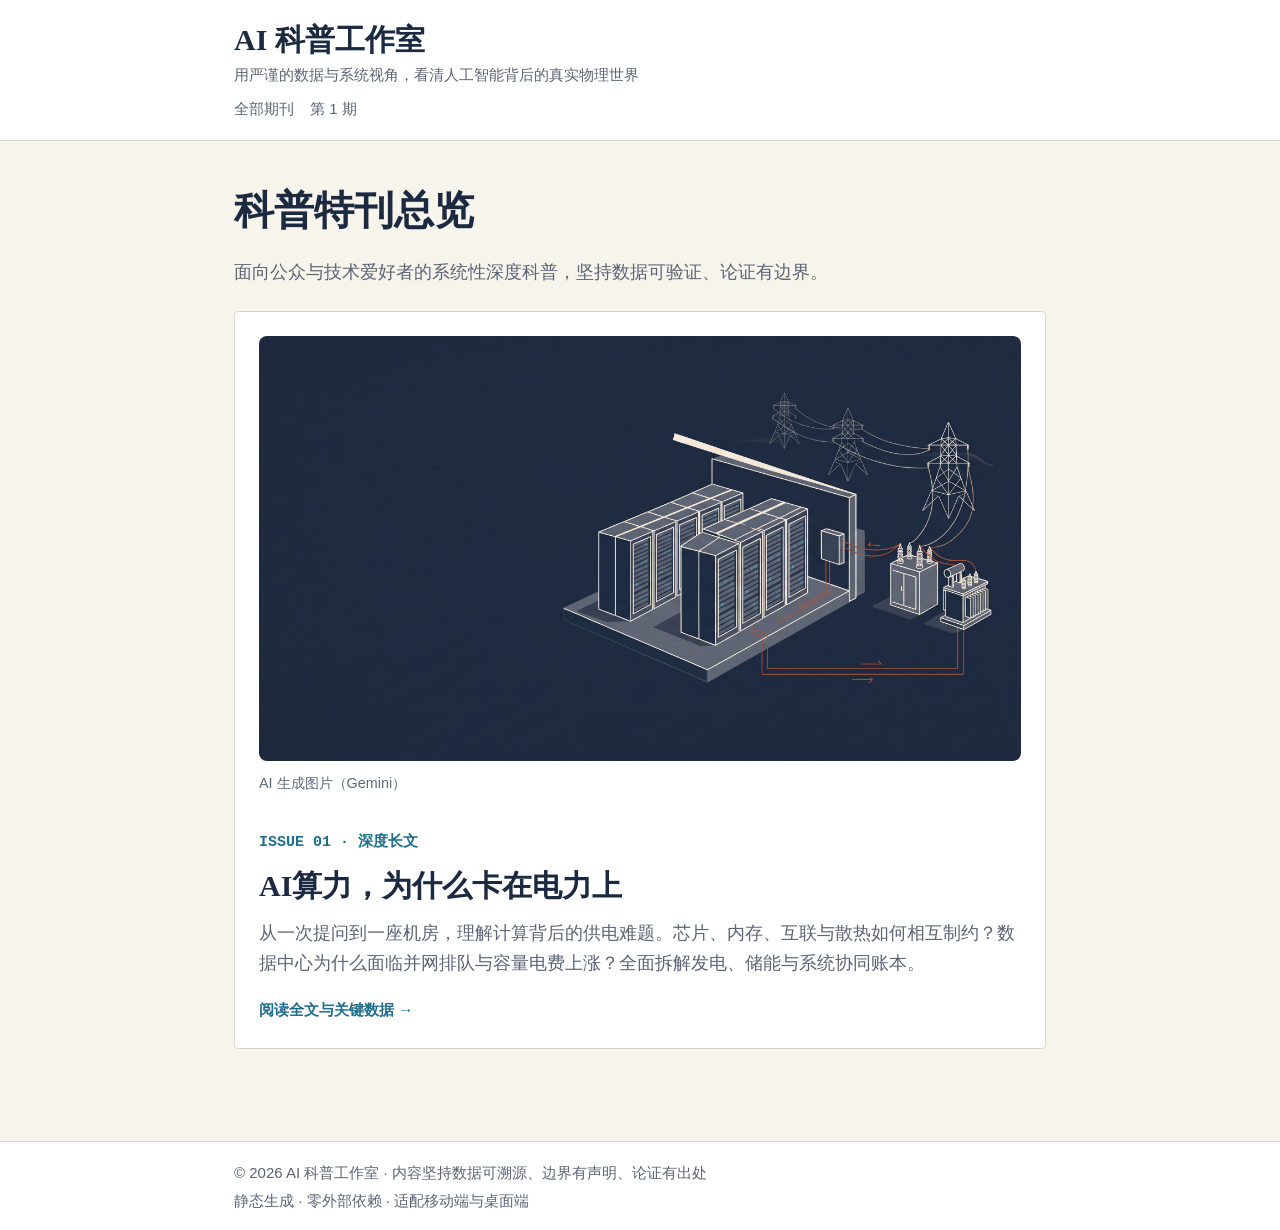
<file: docs/index.html>
<!DOCTYPE html>
<html lang="zh-CN">
<head>
  <meta charset="UTF-8">
  <meta name="viewport" content="width=device-width, initial-scale=1.0">
  <title>科普特刊列表 - AI 科普工作室</title>
  <link rel="stylesheet" href="./static/css/tokens.css">
  <link rel="stylesheet" href="./static/css/site.css">
</head>
<body>
  <header class="site-header">
    <div class="header-container">
      <a href="./index.html" class="site-title">AI 科普工作室</a>
      <p class="site-subtitle">用严谨的数据与系统视角，看清人工智能背后的真实物理世界</p>
      <nav class="nav-links">
        <a href="./index.html">全部期刊</a>
        <a href="./issue01/index.html">第 1 期</a>
      </nav>
    </div>
  </header>

  <main class="main-content">
    <div class="content-container">
      <div class="index-container">
  <h1 class="page-title">科普特刊总览</h1>
  <p class="issue-summary">面向公众与技术爱好者的系统性深度科普，坚持数据可验证、论证有边界。</p>

  <div class="issue-card">
    <figure class="cover">
      <img src="./static/img/issue01-cover.jpg" alt="第 1 期封面插画">
      <figcaption>AI 生成图片（Gemini）</figcaption>
    </figure>
    <span class="issue-tag">ISSUE 01 · 深度长文</span>
    <h2 class="issue-title">
      <a href="./issue01/index.html">AI算力，为什么卡在电力上</a>
    </h2>
    <p class="issue-summary">
      从一次提问到一座机房，理解计算背后的供电难题。芯片、内存、互联与散热如何相互制约？数据中心为什么面临并网排队与容量电费上涨？全面拆解发电、储能与系统协同账本。
    </p>
    <a href="./issue01/index.html" class="issue-link-btn">阅读全文与关键数据 →</a>
  </div>
</div>

    </div>
  </main>

  <footer class="site-footer">
    <div class="footer-container">
      <p class="footer-copy">© 2026 AI 科普工作室 · 内容坚持数据可溯源、边界有声明、论证有出处</p>
      <p>静态生成 · 零外部依赖 · 适配移动端与桌面端</p>
    </div>
  </footer>
</body>
</html>
</file>
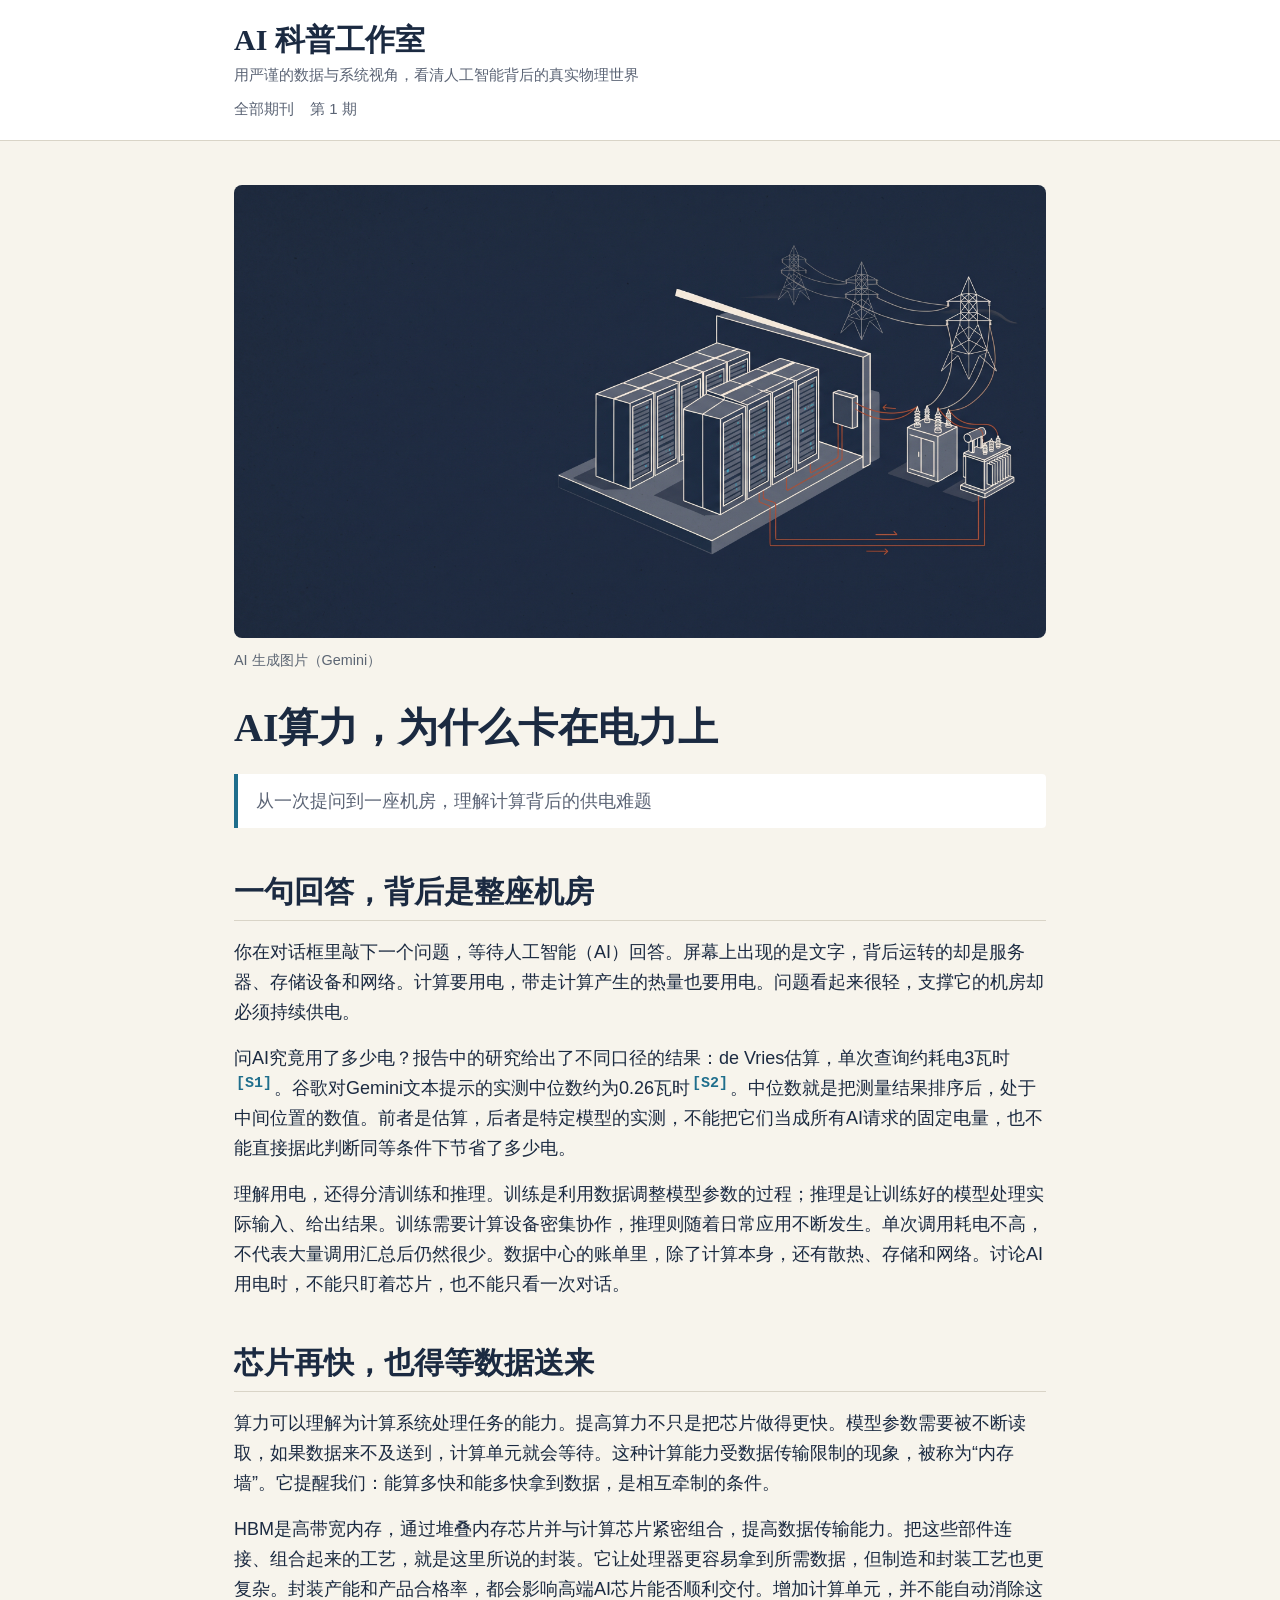
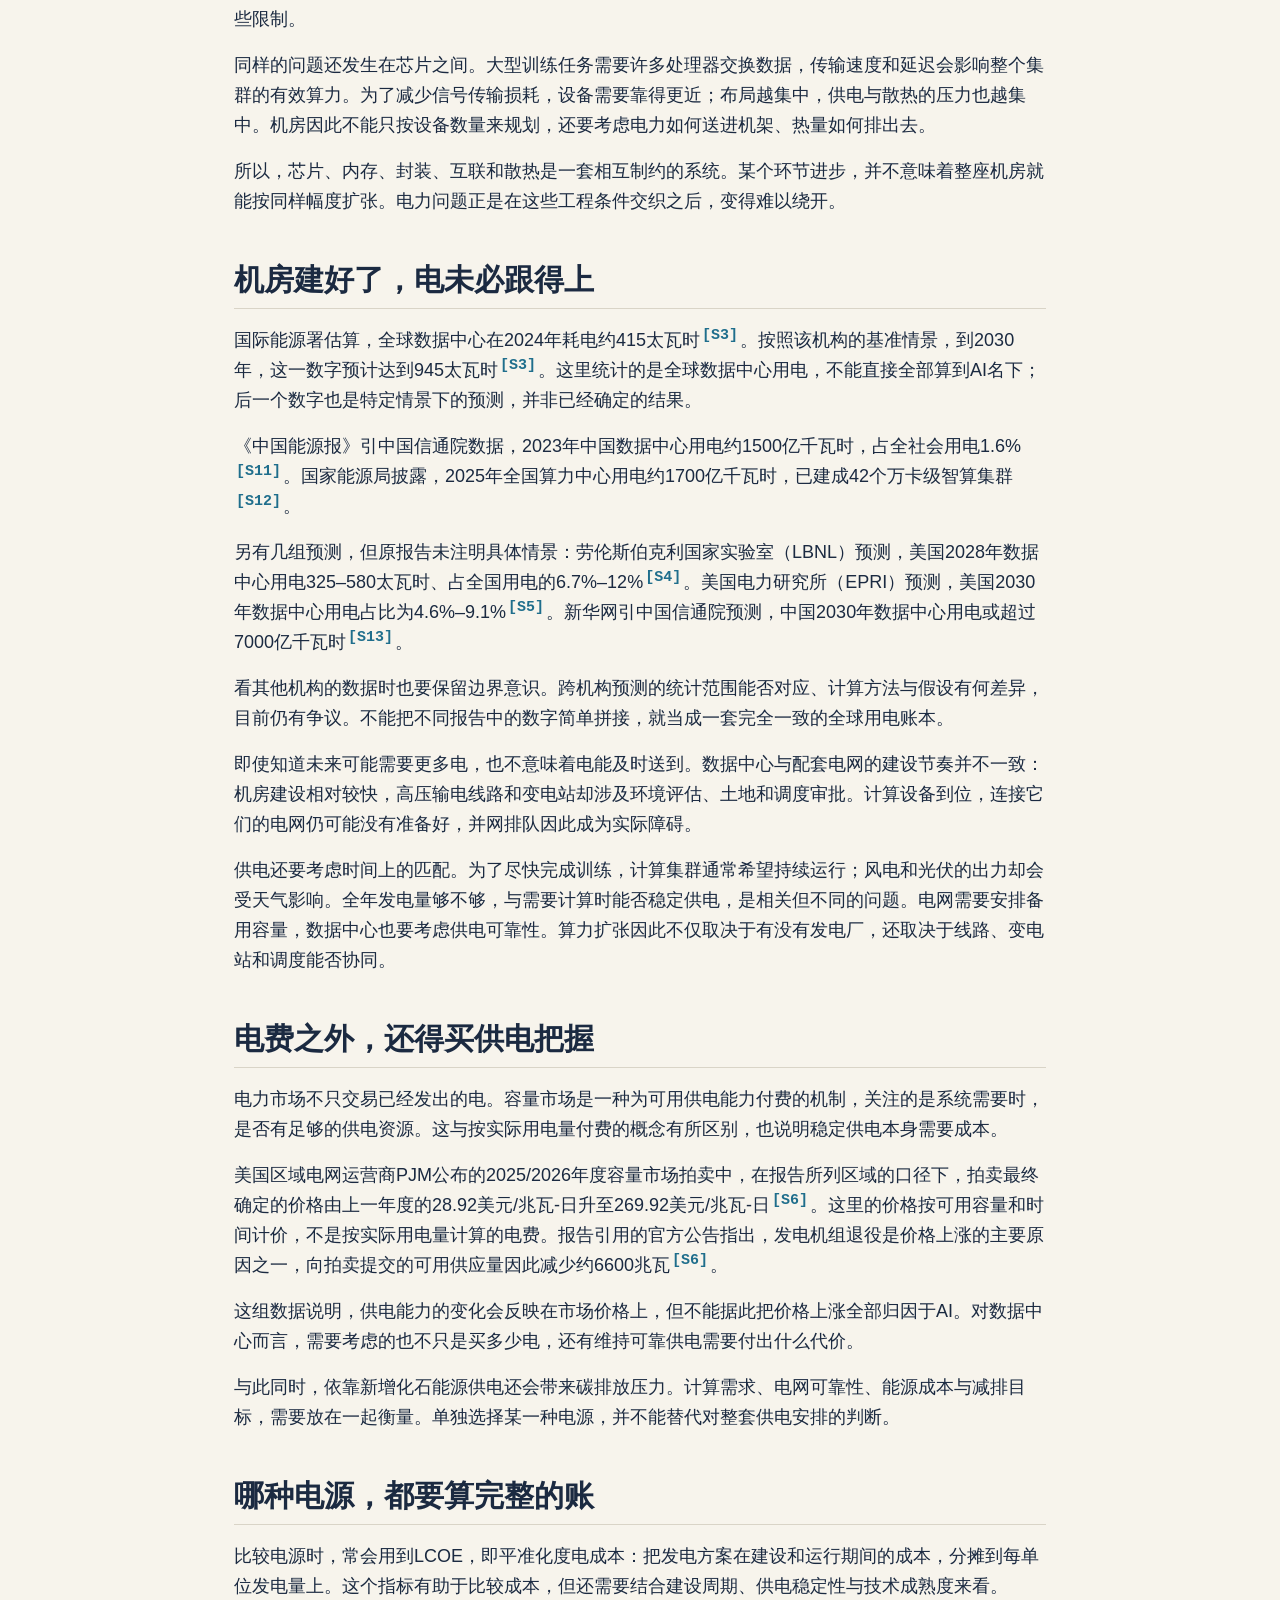
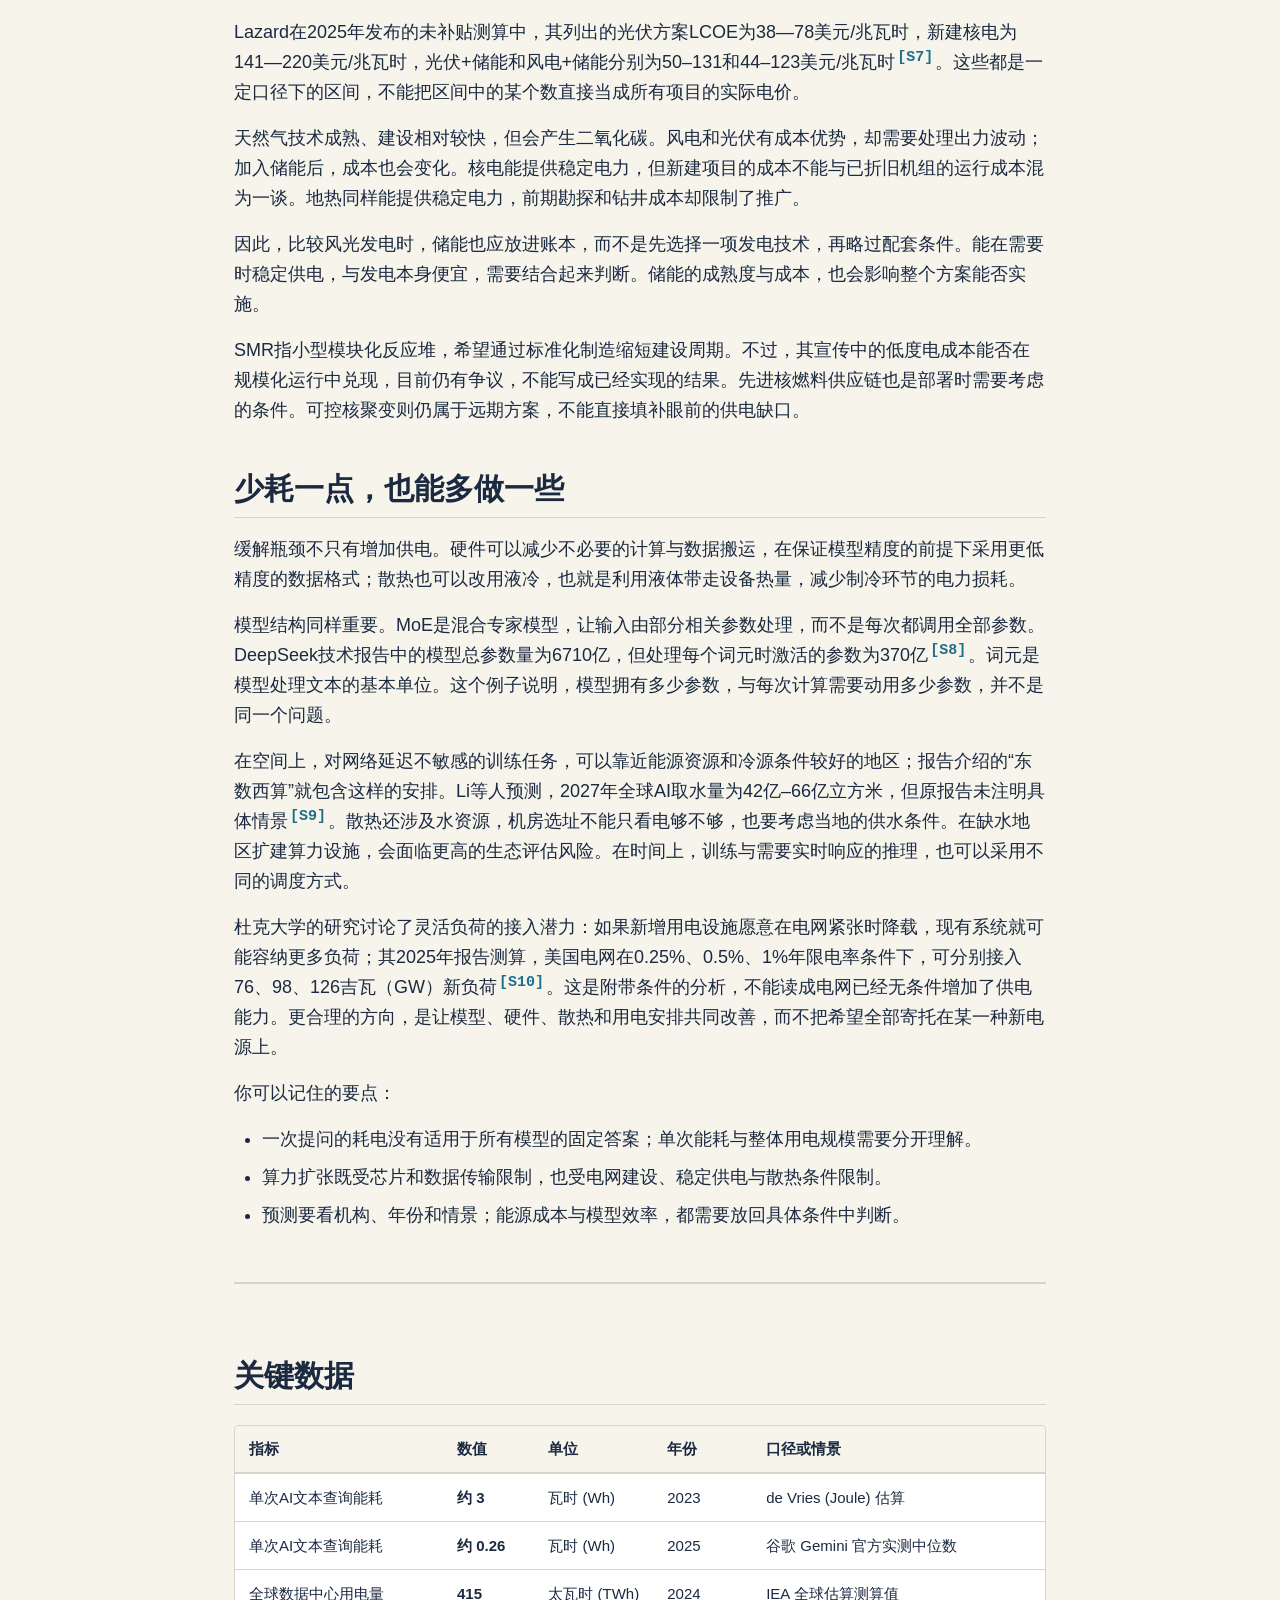
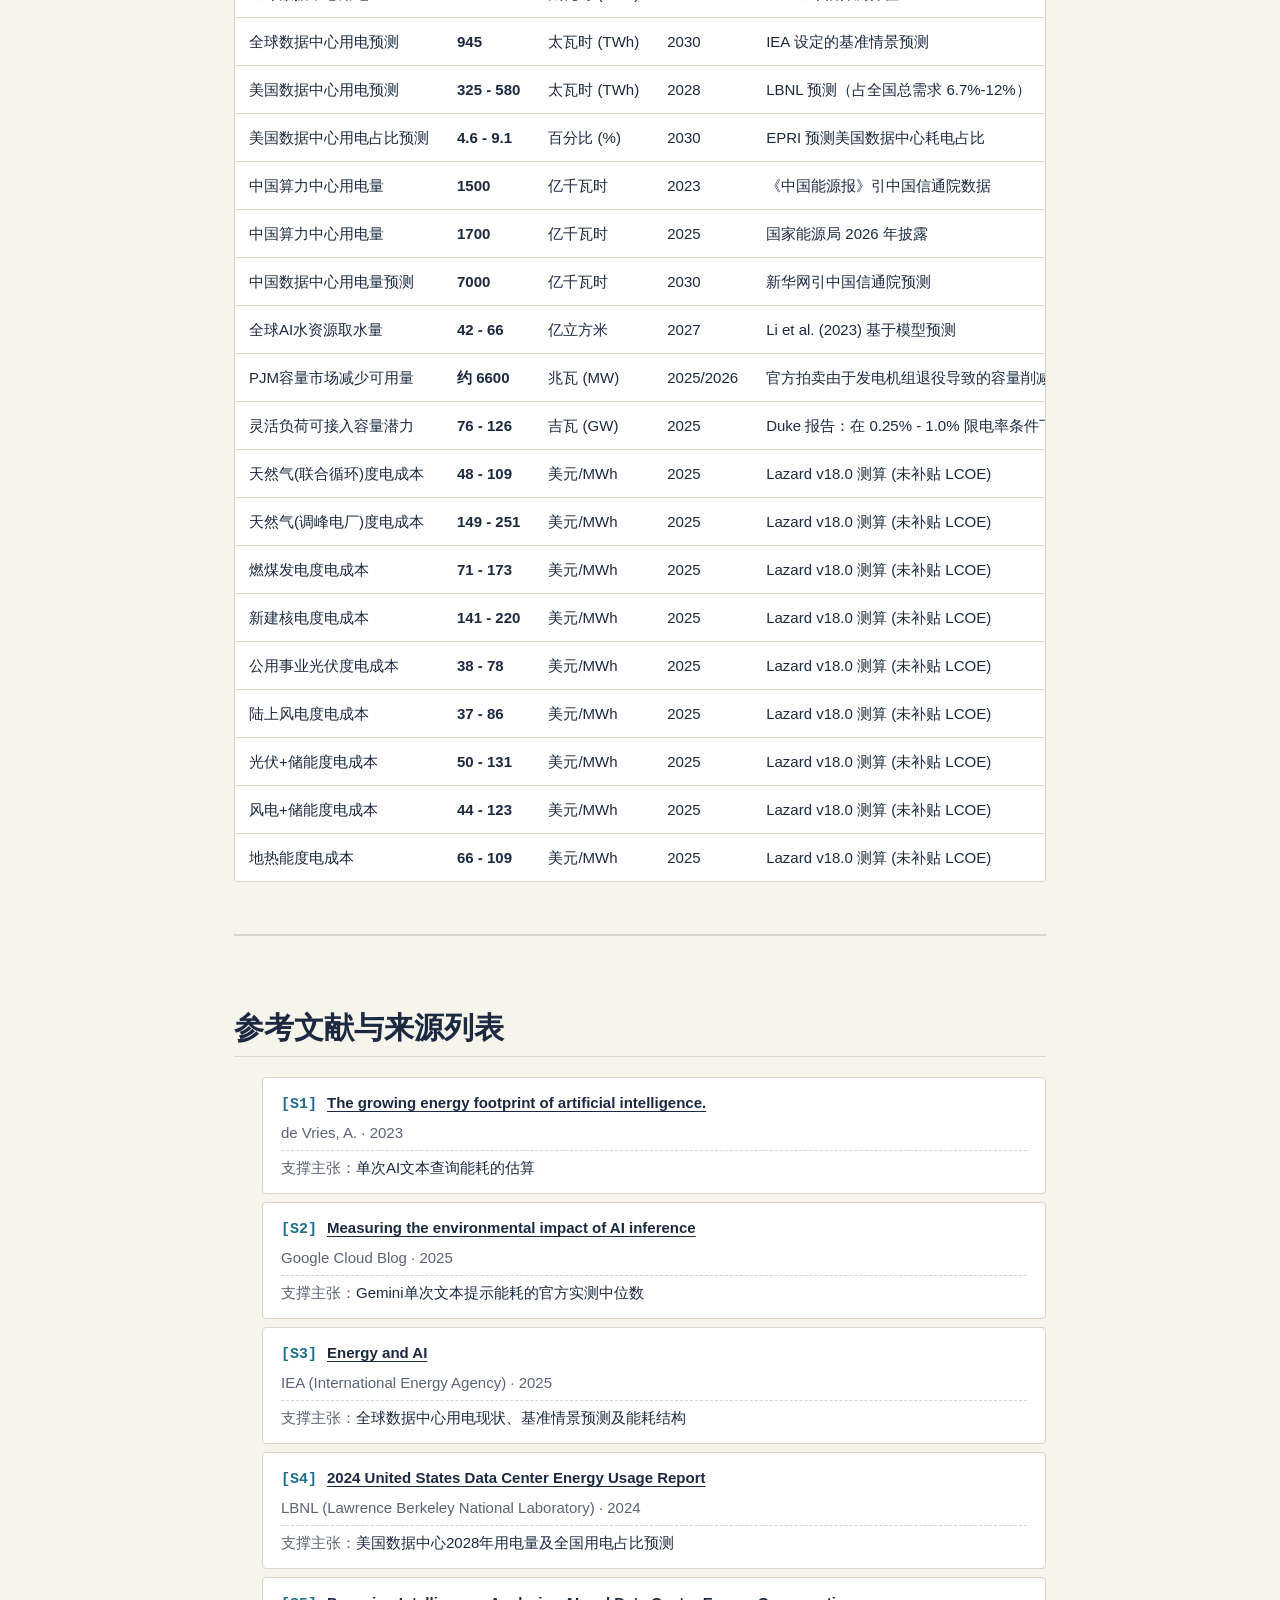
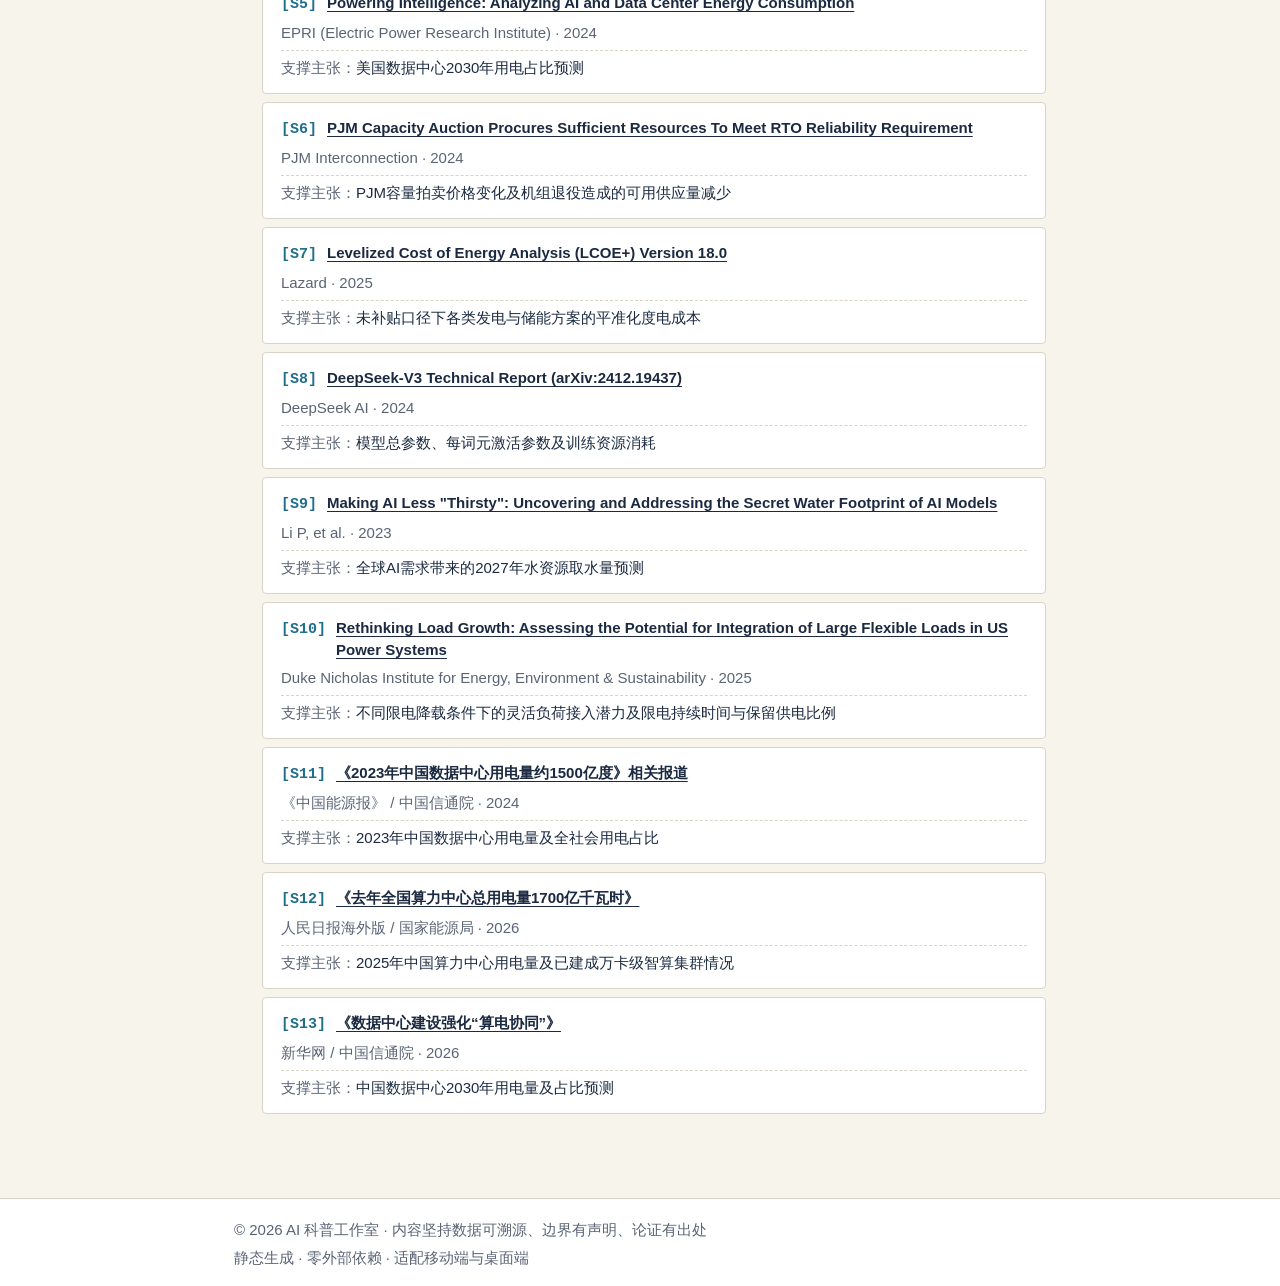
<file: docs/issue01/index.html>
<!DOCTYPE html>
<html lang="zh-CN">
<head>
  <meta charset="UTF-8">
  <meta name="viewport" content="width=device-width, initial-scale=1.0">
  <title>AI算力，为什么卡在电力上 - AI 科普工作室</title>
  <link rel="stylesheet" href="../static/css/tokens.css">
  <link rel="stylesheet" href="../static/css/site.css">
</head>
<body>
  <header class="site-header">
    <div class="header-container">
      <a href="../index.html" class="site-title">AI 科普工作室</a>
      <p class="site-subtitle">用严谨的数据与系统视角，看清人工智能背后的真实物理世界</p>
      <nav class="nav-links">
        <a href="../index.html">全部期刊</a>
        <a href="../issue01/index.html">第 1 期</a>
      </nav>
    </div>
  </header>

  <main class="main-content">
    <div class="content-container">
      <article class="article-body">
  <figure class="cover">
    <img src="../static/img/issue01-cover.jpg" alt="数据中心机房与输电铁塔、变电站相连的示意插画">
    <figcaption>AI 生成图片（Gemini）</figcaption>
  </figure>
  <h1>AI算力，为什么卡在电力上</h1>
<blockquote>
<p>从一次提问到一座机房，理解计算背后的供电难题</p>
</blockquote>
<h2>一句回答，背后是整座机房</h2>
<p>你在对话框里敲下一个问题，等待人工智能（AI）回答。屏幕上出现的是文字，背后运转的却是服务器、存储设备和网络。计算要用电，带走计算产生的热量也要用电。问题看起来很轻，支撑它的机房却必须持续供电。</p>
<p>问AI究竟用了多少电？报告中的研究给出了不同口径的结果：de Vries估算，单次查询约耗电3瓦时<a href="#S1" class="source-ref" title="查看参考文献 [S1]">[S1]</a>。谷歌对Gemini文本提示的实测中位数约为0.26瓦时<a href="#S2" class="source-ref" title="查看参考文献 [S2]">[S2]</a>。中位数就是把测量结果排序后，处于中间位置的数值。前者是估算，后者是特定模型的实测，不能把它们当成所有AI请求的固定电量，也不能直接据此判断同等条件下节省了多少电。</p>
<p>理解用电，还得分清训练和推理。训练是利用数据调整模型参数的过程；推理是让训练好的模型处理实际输入、给出结果。训练需要计算设备密集协作，推理则随着日常应用不断发生。单次调用耗电不高，不代表大量调用汇总后仍然很少。数据中心的账单里，除了计算本身，还有散热、存储和网络。讨论AI用电时，不能只盯着芯片，也不能只看一次对话。</p>
<h2>芯片再快，也得等数据送来</h2>
<p>算力可以理解为计算系统处理任务的能力。提高算力不只是把芯片做得更快。模型参数需要被不断读取，如果数据来不及送到，计算单元就会等待。这种计算能力受数据传输限制的现象，被称为“内存墙”。它提醒我们：能算多快和能多快拿到数据，是相互牵制的条件。</p>
<p>HBM是高带宽内存，通过堆叠内存芯片并与计算芯片紧密组合，提高数据传输能力。把这些部件连接、组合起来的工艺，就是这里所说的封装。它让处理器更容易拿到所需数据，但制造和封装工艺也更复杂。封装产能和产品合格率，都会影响高端AI芯片能否顺利交付。增加计算单元，并不能自动消除这些限制。</p>
<p>同样的问题还发生在芯片之间。大型训练任务需要许多处理器交换数据，传输速度和延迟会影响整个集群的有效算力。为了减少信号传输损耗，设备需要靠得更近；布局越集中，供电与散热的压力也越集中。机房因此不能只按设备数量来规划，还要考虑电力如何送进机架、热量如何排出去。</p>
<p>所以，芯片、内存、封装、互联和散热是一套相互制约的系统。某个环节进步，并不意味着整座机房就能按同样幅度扩张。电力问题正是在这些工程条件交织之后，变得难以绕开。</p>
<h2>机房建好了，电未必跟得上</h2>
<p>国际能源署估算，全球数据中心在2024年耗电约415太瓦时<a href="#S3" class="source-ref" title="查看参考文献 [S3]">[S3]</a>。按照该机构的基准情景，到2030年，这一数字预计达到945太瓦时<a href="#S3" class="source-ref" title="查看参考文献 [S3]">[S3]</a>。这里统计的是全球数据中心用电，不能直接全部算到AI名下；后一个数字也是特定情景下的预测，并非已经确定的结果。</p>
<p>《中国能源报》引中国信通院数据，2023年中国数据中心用电约1500亿千瓦时，占全社会用电1.6%<a href="#S11" class="source-ref" title="查看参考文献 [S11]">[S11]</a>。国家能源局披露，2025年全国算力中心用电约1700亿千瓦时，已建成42个万卡级智算集群<a href="#S12" class="source-ref" title="查看参考文献 [S12]">[S12]</a>。</p>
<p>另有几组预测，但原报告未注明具体情景：劳伦斯伯克利国家实验室（LBNL）预测，美国2028年数据中心用电325–580太瓦时、占全国用电的6.7%–12%<a href="#S4" class="source-ref" title="查看参考文献 [S4]">[S4]</a>。美国电力研究所（EPRI）预测，美国2030年数据中心用电占比为4.6%–9.1%<a href="#S5" class="source-ref" title="查看参考文献 [S5]">[S5]</a>。新华网引中国信通院预测，中国2030年数据中心用电或超过7000亿千瓦时<a href="#S13" class="source-ref" title="查看参考文献 [S13]">[S13]</a>。</p>
<p>看其他机构的数据时也要保留边界意识。跨机构预测的统计范围能否对应、计算方法与假设有何差异，目前仍有争议。不能把不同报告中的数字简单拼接，就当成一套完全一致的全球用电账本。</p>
<p>即使知道未来可能需要更多电，也不意味着电能及时送到。数据中心与配套电网的建设节奏并不一致：机房建设相对较快，高压输电线路和变电站却涉及环境评估、土地和调度审批。计算设备到位，连接它们的电网仍可能没有准备好，并网排队因此成为实际障碍。</p>
<p>供电还要考虑时间上的匹配。为了尽快完成训练，计算集群通常希望持续运行；风电和光伏的出力却会受天气影响。全年发电量够不够，与需要计算时能否稳定供电，是相关但不同的问题。电网需要安排备用容量，数据中心也要考虑供电可靠性。算力扩张因此不仅取决于有没有发电厂，还取决于线路、变电站和调度能否协同。</p>
<h2>电费之外，还得买供电把握</h2>
<p>电力市场不只交易已经发出的电。容量市场是一种为可用供电能力付费的机制，关注的是系统需要时，是否有足够的供电资源。这与按实际用电量付费的概念有所区别，也说明稳定供电本身需要成本。</p>
<p>美国区域电网运营商PJM公布的2025/2026年度容量市场拍卖中，在报告所列区域的口径下，拍卖最终确定的价格由上一年度的28.92美元/兆瓦-日升至269.92美元/兆瓦-日<a href="#S6" class="source-ref" title="查看参考文献 [S6]">[S6]</a>。这里的价格按可用容量和时间计价，不是按实际用电量计算的电费。报告引用的官方公告指出，发电机组退役是价格上涨的主要原因之一，向拍卖提交的可用供应量因此减少约6600兆瓦<a href="#S6" class="source-ref" title="查看参考文献 [S6]">[S6]</a>。</p>
<p>这组数据说明，供电能力的变化会反映在市场价格上，但不能据此把价格上涨全部归因于AI。对数据中心而言，需要考虑的也不只是买多少电，还有维持可靠供电需要付出什么代价。</p>
<p>与此同时，依靠新增化石能源供电还会带来碳排放压力。计算需求、电网可靠性、能源成本与减排目标，需要放在一起衡量。单独选择某一种电源，并不能替代对整套供电安排的判断。</p>
<h2>哪种电源，都要算完整的账</h2>
<p>比较电源时，常会用到LCOE，即平准化度电成本：把发电方案在建设和运行期间的成本，分摊到每单位发电量上。这个指标有助于比较成本，但还需要结合建设周期、供电稳定性与技术成熟度来看。</p>
<p>Lazard在2025年发布的未补贴测算中，其列出的光伏方案LCOE为38—78美元/兆瓦时，新建核电为141—220美元/兆瓦时，光伏+储能和风电+储能分别为50–131和44–123美元/兆瓦时<a href="#S7" class="source-ref" title="查看参考文献 [S7]">[S7]</a>。这些都是一定口径下的区间，不能把区间中的某个数直接当成所有项目的实际电价。</p>
<p>天然气技术成熟、建设相对较快，但会产生二氧化碳。风电和光伏有成本优势，却需要处理出力波动；加入储能后，成本也会变化。核电能提供稳定电力，但新建项目的成本不能与已折旧机组的运行成本混为一谈。地热同样能提供稳定电力，前期勘探和钻井成本却限制了推广。</p>
<p>因此，比较风光发电时，储能也应放进账本，而不是先选择一项发电技术，再略过配套条件。能在需要时稳定供电，与发电本身便宜，需要结合起来判断。储能的成熟度与成本，也会影响整个方案能否实施。</p>
<p>SMR指小型模块化反应堆，希望通过标准化制造缩短建设周期。不过，其宣传中的低度电成本能否在规模化运行中兑现，目前仍有争议，不能写成已经实现的结果。先进核燃料供应链也是部署时需要考虑的条件。可控核聚变则仍属于远期方案，不能直接填补眼前的供电缺口。</p>
<h2>少耗一点，也能多做一些</h2>
<p>缓解瓶颈不只有增加供电。硬件可以减少不必要的计算与数据搬运，在保证模型精度的前提下采用更低精度的数据格式；散热也可以改用液冷，也就是利用液体带走设备热量，减少制冷环节的电力损耗。</p>
<p>模型结构同样重要。MoE是混合专家模型，让输入由部分相关参数处理，而不是每次都调用全部参数。DeepSeek技术报告中的模型总参数量为6710亿，但处理每个词元时激活的参数为370亿<a href="#S8" class="source-ref" title="查看参考文献 [S8]">[S8]</a>。词元是模型处理文本的基本单位。这个例子说明，模型拥有多少参数，与每次计算需要动用多少参数，并不是同一个问题。</p>
<p>在空间上，对网络延迟不敏感的训练任务，可以靠近能源资源和冷源条件较好的地区；报告介绍的“东数西算”就包含这样的安排。Li等人预测，2027年全球AI取水量为42亿–66亿立方米，但原报告未注明具体情景<a href="#S9" class="source-ref" title="查看参考文献 [S9]">[S9]</a>。散热还涉及水资源，机房选址不能只看电够不够，也要考虑当地的供水条件。在缺水地区扩建算力设施，会面临更高的生态评估风险。在时间上，训练与需要实时响应的推理，也可以采用不同的调度方式。</p>
<p>杜克大学的研究讨论了灵活负荷的接入潜力：如果新增用电设施愿意在电网紧张时降载，现有系统就可能容纳更多负荷；其2025年报告测算，美国电网在0.25%、0.5%、1%年限电率条件下，可分别接入76、98、126吉瓦（GW）新负荷<a href="#S10" class="source-ref" title="查看参考文献 [S10]">[S10]</a>。这是附带条件的分析，不能读成电网已经无条件增加了供电能力。更合理的方向，是让模型、硬件、散热和用电安排共同改善，而不把希望全部寄托在某一种新电源上。</p>
<p>你可以记住的要点：</p>
<ul>
<li>一次提问的耗电没有适用于所有模型的固定答案；单次能耗与整体用电规模需要分开理解。</li>
<li>算力扩张既受芯片和数据传输限制，也受电网建设、稳定供电与散热条件限制。</li>
<li>预测要看机构、年份和情景；能源成本与模型效率，都需要放回具体条件中判断。</li>
</ul>

  <section id="key-data" class="section-block">
    <h2>关键数据</h2>
    <div class="table-responsive">
      <table class="data-table">
        <thead>
          <tr>
            <th>指标</th>
            <th>数值</th>
            <th>单位</th>
            <th>年份</th>
            <th>口径或情景</th>
            <th>来源</th>
          </tr>
        </thead>
        <tbody>
<tr>
  <td>单次AI文本查询能耗</td>
  <td><strong>约 3</strong></td>
  <td>瓦时 (Wh)</td>
  <td>2023</td>
  <td>de Vries (Joule) 估算</td>
  <td><a href="#S1" class="source-ref">[S1]</a></td>
</tr>
<tr>
  <td>单次AI文本查询能耗</td>
  <td><strong>约 0.26</strong></td>
  <td>瓦时 (Wh)</td>
  <td>2025</td>
  <td>谷歌 Gemini 官方实测中位数</td>
  <td><a href="#S2" class="source-ref">[S2]</a></td>
</tr>
<tr>
  <td>全球数据中心用电量</td>
  <td><strong>415</strong></td>
  <td>太瓦时 (TWh)</td>
  <td>2024</td>
  <td>IEA 全球估算测算值</td>
  <td><a href="#S3" class="source-ref">[S3]</a></td>
</tr>
<tr>
  <td>全球数据中心用电预测</td>
  <td><strong>945</strong></td>
  <td>太瓦时 (TWh)</td>
  <td>2030</td>
  <td>IEA 设定的基准情景预测</td>
  <td><a href="#S3" class="source-ref">[S3]</a></td>
</tr>
<tr>
  <td>美国数据中心用电预测</td>
  <td><strong>325 - 580</strong></td>
  <td>太瓦时 (TWh)</td>
  <td>2028</td>
  <td>LBNL 预测（占全国总需求 6.7%-12%）</td>
  <td><a href="#S4" class="source-ref">[S4]</a></td>
</tr>
<tr>
  <td>美国数据中心用电占比预测</td>
  <td><strong>4.6 - 9.1</strong></td>
  <td>百分比 (%)</td>
  <td>2030</td>
  <td>EPRI 预测美国数据中心耗电占比</td>
  <td><a href="#S5" class="source-ref">[S5]</a></td>
</tr>
<tr>
  <td>中国算力中心用电量</td>
  <td><strong>1500</strong></td>
  <td>亿千瓦时</td>
  <td>2023</td>
  <td>《中国能源报》引中国信通院数据</td>
  <td><a href="#S11" class="source-ref">[S11]</a></td>
</tr>
<tr>
  <td>中国算力中心用电量</td>
  <td><strong>1700</strong></td>
  <td>亿千瓦时</td>
  <td>2025</td>
  <td>国家能源局 2026 年披露</td>
  <td><a href="#S12" class="source-ref">[S12]</a></td>
</tr>
<tr>
  <td>中国数据中心用电量预测</td>
  <td><strong>7000</strong></td>
  <td>亿千瓦时</td>
  <td>2030</td>
  <td>新华网引中国信通院预测</td>
  <td><a href="#S13" class="source-ref">[S13]</a></td>
</tr>
<tr>
  <td>全球AI水资源取水量</td>
  <td><strong>42 - 66</strong></td>
  <td>亿立方米</td>
  <td>2027</td>
  <td>Li et al. (2023) 基于模型预测</td>
  <td><a href="#S9" class="source-ref">[S9]</a></td>
</tr>
<tr>
  <td>PJM容量市场减少可用量</td>
  <td><strong>约 6600</strong></td>
  <td>兆瓦 (MW)</td>
  <td>2025/2026</td>
  <td>官方拍卖由于发电机组退役导致的容量削减</td>
  <td><a href="#S6" class="source-ref">[S6]</a></td>
</tr>
<tr>
  <td>灵活负荷可接入容量潜力</td>
  <td><strong>76 - 126</strong></td>
  <td>吉瓦 (GW)</td>
  <td>2025</td>
  <td>Duke 报告：在 0.25% - 1.0% 限电率条件下的接入潜力</td>
  <td><a href="#S10" class="source-ref">[S10]</a></td>
</tr>
<tr>
  <td>天然气(联合循环)度电成本</td>
  <td><strong>48 - 109</strong></td>
  <td>美元/MWh</td>
  <td>2025</td>
  <td>Lazard v18.0 测算 (未补贴 LCOE)</td>
  <td><a href="#S7" class="source-ref">[S7]</a></td>
</tr>
<tr>
  <td>天然气(调峰电厂)度电成本</td>
  <td><strong>149 - 251</strong></td>
  <td>美元/MWh</td>
  <td>2025</td>
  <td>Lazard v18.0 测算 (未补贴 LCOE)</td>
  <td><a href="#S7" class="source-ref">[S7]</a></td>
</tr>
<tr>
  <td>燃煤发电度电成本</td>
  <td><strong>71 - 173</strong></td>
  <td>美元/MWh</td>
  <td>2025</td>
  <td>Lazard v18.0 测算 (未补贴 LCOE)</td>
  <td><a href="#S7" class="source-ref">[S7]</a></td>
</tr>
<tr>
  <td>新建核电度电成本</td>
  <td><strong>141 - 220</strong></td>
  <td>美元/MWh</td>
  <td>2025</td>
  <td>Lazard v18.0 测算 (未补贴 LCOE)</td>
  <td><a href="#S7" class="source-ref">[S7]</a></td>
</tr>
<tr>
  <td>公用事业光伏度电成本</td>
  <td><strong>38 - 78</strong></td>
  <td>美元/MWh</td>
  <td>2025</td>
  <td>Lazard v18.0 测算 (未补贴 LCOE)</td>
  <td><a href="#S7" class="source-ref">[S7]</a></td>
</tr>
<tr>
  <td>陆上风电度电成本</td>
  <td><strong>37 - 86</strong></td>
  <td>美元/MWh</td>
  <td>2025</td>
  <td>Lazard v18.0 测算 (未补贴 LCOE)</td>
  <td><a href="#S7" class="source-ref">[S7]</a></td>
</tr>
<tr>
  <td>光伏+储能度电成本</td>
  <td><strong>50 - 131</strong></td>
  <td>美元/MWh</td>
  <td>2025</td>
  <td>Lazard v18.0 测算 (未补贴 LCOE)</td>
  <td><a href="#S7" class="source-ref">[S7]</a></td>
</tr>
<tr>
  <td>风电+储能度电成本</td>
  <td><strong>44 - 123</strong></td>
  <td>美元/MWh</td>
  <td>2025</td>
  <td>Lazard v18.0 测算 (未补贴 LCOE)</td>
  <td><a href="#S7" class="source-ref">[S7]</a></td>
</tr>
<tr>
  <td>地热能度电成本</td>
  <td><strong>66 - 109</strong></td>
  <td>美元/MWh</td>
  <td>2025</td>
  <td>Lazard v18.0 测算 (未补贴 LCOE)</td>
  <td><a href="#S7" class="source-ref">[S7]</a></td>
</tr>
        </tbody>
      </table>
    </div>
  </section>

  <section id="sources" class="section-block">
    <h2>参考文献与来源列表</h2>
    <ol class="sources-list">
<li id="S1" class="source-item">
  <div class="source-header">
    <span class="source-tag">[S1]</span>
    <a href="https://doi.org/10.1016/j.joule.2023.09.004" target="_blank" rel="noopener noreferrer" class="source-title">The growing energy footprint of artificial intelligence.</a>
  </div>
  <div class="source-meta">de Vries, A. · 2023</div>
  <div class="source-claim"><span class="source-claim-label">支撑主张：</span>单次AI文本查询能耗的估算</div>
</li>
<li id="S2" class="source-item">
  <div class="source-header">
    <span class="source-tag">[S2]</span>
    <a href="https://cloud.google.com/blog/products/infrastructure/measuring-the-environmental-impact-of-ai-inference" target="_blank" rel="noopener noreferrer" class="source-title">Measuring the environmental impact of AI inference</a>
  </div>
  <div class="source-meta">Google Cloud Blog · 2025</div>
  <div class="source-claim"><span class="source-claim-label">支撑主张：</span>Gemini单次文本提示能耗的官方实测中位数</div>
</li>
<li id="S3" class="source-item">
  <div class="source-header">
    <span class="source-tag">[S3]</span>
    <a href="https://www.iea.org/reports/energy-and-ai" target="_blank" rel="noopener noreferrer" class="source-title">Energy and AI</a>
  </div>
  <div class="source-meta">IEA (International Energy Agency) · 2025</div>
  <div class="source-claim"><span class="source-claim-label">支撑主张：</span>全球数据中心用电现状、基准情景预测及能耗结构</div>
</li>
<li id="S4" class="source-item">
  <div class="source-header">
    <span class="source-tag">[S4]</span>
    <a href="https://eta.lbl.gov/publications/2024-united-states-data-center-energy" target="_blank" rel="noopener noreferrer" class="source-title">2024 United States Data Center Energy Usage Report</a>
  </div>
  <div class="source-meta">LBNL (Lawrence Berkeley National Laboratory) · 2024</div>
  <div class="source-claim"><span class="source-claim-label">支撑主张：</span>美国数据中心2028年用电量及全国用电占比预测</div>
</li>
<li id="S5" class="source-item">
  <div class="source-header">
    <span class="source-tag">[S5]</span>
    <a href="https://www.epri.com/research/programs/064501/results/3002028905" target="_blank" rel="noopener noreferrer" class="source-title">Powering Intelligence: Analyzing AI and Data Center Energy Consumption</a>
  </div>
  <div class="source-meta">EPRI (Electric Power Research Institute) · 2024</div>
  <div class="source-claim"><span class="source-claim-label">支撑主张：</span>美国数据中心2030年用电占比预测</div>
</li>
<li id="S6" class="source-item">
  <div class="source-header">
    <span class="source-tag">[S6]</span>
    <a href="https://www.pjm.com/-/media/DotCom/about-pjm/newsroom/2024-releases/20240730-pjm-capacity-auction-procures-sufficient-resources-to-meet-rto-reliability-requirement.ashx" target="_blank" rel="noopener noreferrer" class="source-title">PJM Capacity Auction Procures Sufficient Resources To Meet RTO Reliability Requirement</a>
  </div>
  <div class="source-meta">PJM Interconnection · 2024</div>
  <div class="source-claim"><span class="source-claim-label">支撑主张：</span>PJM容量拍卖价格变化及机组退役造成的可用供应量减少</div>
</li>
<li id="S7" class="source-item">
  <div class="source-header">
    <span class="source-tag">[S7]</span>
    <a href="https://www.lazard.com/research-insights/levelized-cost-of-energy-plus-version-18-0/" target="_blank" rel="noopener noreferrer" class="source-title">Levelized Cost of Energy Analysis (LCOE+) Version 18.0</a>
  </div>
  <div class="source-meta">Lazard · 2025</div>
  <div class="source-claim"><span class="source-claim-label">支撑主张：</span>未补贴口径下各类发电与储能方案的平准化度电成本</div>
</li>
<li id="S8" class="source-item">
  <div class="source-header">
    <span class="source-tag">[S8]</span>
    <a href="https://arxiv.org/abs/2412.19437" target="_blank" rel="noopener noreferrer" class="source-title">DeepSeek-V3 Technical Report (arXiv:2412.19437)</a>
  </div>
  <div class="source-meta">DeepSeek AI · 2024</div>
  <div class="source-claim"><span class="source-claim-label">支撑主张：</span>模型总参数、每词元激活参数及训练资源消耗</div>
</li>
<li id="S9" class="source-item">
  <div class="source-header">
    <span class="source-tag">[S9]</span>
    <a href="https://arxiv.org/abs/2304.03271" target="_blank" rel="noopener noreferrer" class="source-title">Making AI Less &quot;Thirsty&quot;: Uncovering and Addressing the Secret Water Footprint of AI Models</a>
  </div>
  <div class="source-meta">Li P, et al. · 2023</div>
  <div class="source-claim"><span class="source-claim-label">支撑主张：</span>全球AI需求带来的2027年水资源取水量预测</div>
</li>
<li id="S10" class="source-item">
  <div class="source-header">
    <span class="source-tag">[S10]</span>
    <a href="https://nicholasinstitute.duke.edu/publications/rethinking-load-growth" target="_blank" rel="noopener noreferrer" class="source-title">Rethinking Load Growth: Assessing the Potential for Integration of Large Flexible Loads in US Power Systems</a>
  </div>
  <div class="source-meta">Duke Nicholas Institute for Energy, Environment &amp; Sustainability · 2025</div>
  <div class="source-claim"><span class="source-claim-label">支撑主张：</span>不同限电降载条件下的灵活负荷接入潜力及限电持续时间与保留供电比例</div>
</li>
<li id="S11" class="source-item">
  <div class="source-header">
    <span class="source-tag">[S11]</span>
    <a href="http://paper.people.com.cn/zgnyb/html/2024-09/09/content_26081013.htm" target="_blank" rel="noopener noreferrer" class="source-title">《2023年中国数据中心用电量约1500亿度》相关报道</a>
  </div>
  <div class="source-meta">《中国能源报》 / 中国信通院 · 2024</div>
  <div class="source-claim"><span class="source-claim-label">支撑主张：</span>2023年中国数据中心用电量及全社会用电占比</div>
</li>
<li id="S12" class="source-item">
  <div class="source-header">
    <span class="source-tag">[S12]</span>
    <a href="http://paper.people.com.cn/rmrbhwb/pc/content/202605/27/content_30159359.html" target="_blank" rel="noopener noreferrer" class="source-title">《去年全国算力中心总用电量1700亿千瓦时》</a>
  </div>
  <div class="source-meta">人民日报海外版 / 国家能源局 · 2026</div>
  <div class="source-claim"><span class="source-claim-label">支撑主张：</span>2025年中国算力中心用电量及已建成万卡级智算集群情况</div>
</li>
<li id="S13" class="source-item">
  <div class="source-header">
    <span class="source-tag">[S13]</span>
    <a href="https://www.news.cn/tech/20260608/05f785a31b4241d2a3abd6454c0fa9b0/c.html" target="_blank" rel="noopener noreferrer" class="source-title">《数据中心建设强化“算电协同”》</a>
  </div>
  <div class="source-meta">新华网 / 中国信通院 · 2026</div>
  <div class="source-claim"><span class="source-claim-label">支撑主张：</span>中国数据中心2030年用电量及占比预测</div>
</li>
    </ol>
  </section>
</article>

    </div>
  </main>

  <footer class="site-footer">
    <div class="footer-container">
      <p class="footer-copy">© 2026 AI 科普工作室 · 内容坚持数据可溯源、边界有声明、论证有出处</p>
      <p>静态生成 · 零外部依赖 · 适配移动端与桌面端</p>
    </div>
  </footer>
</body>
</html>
</file>
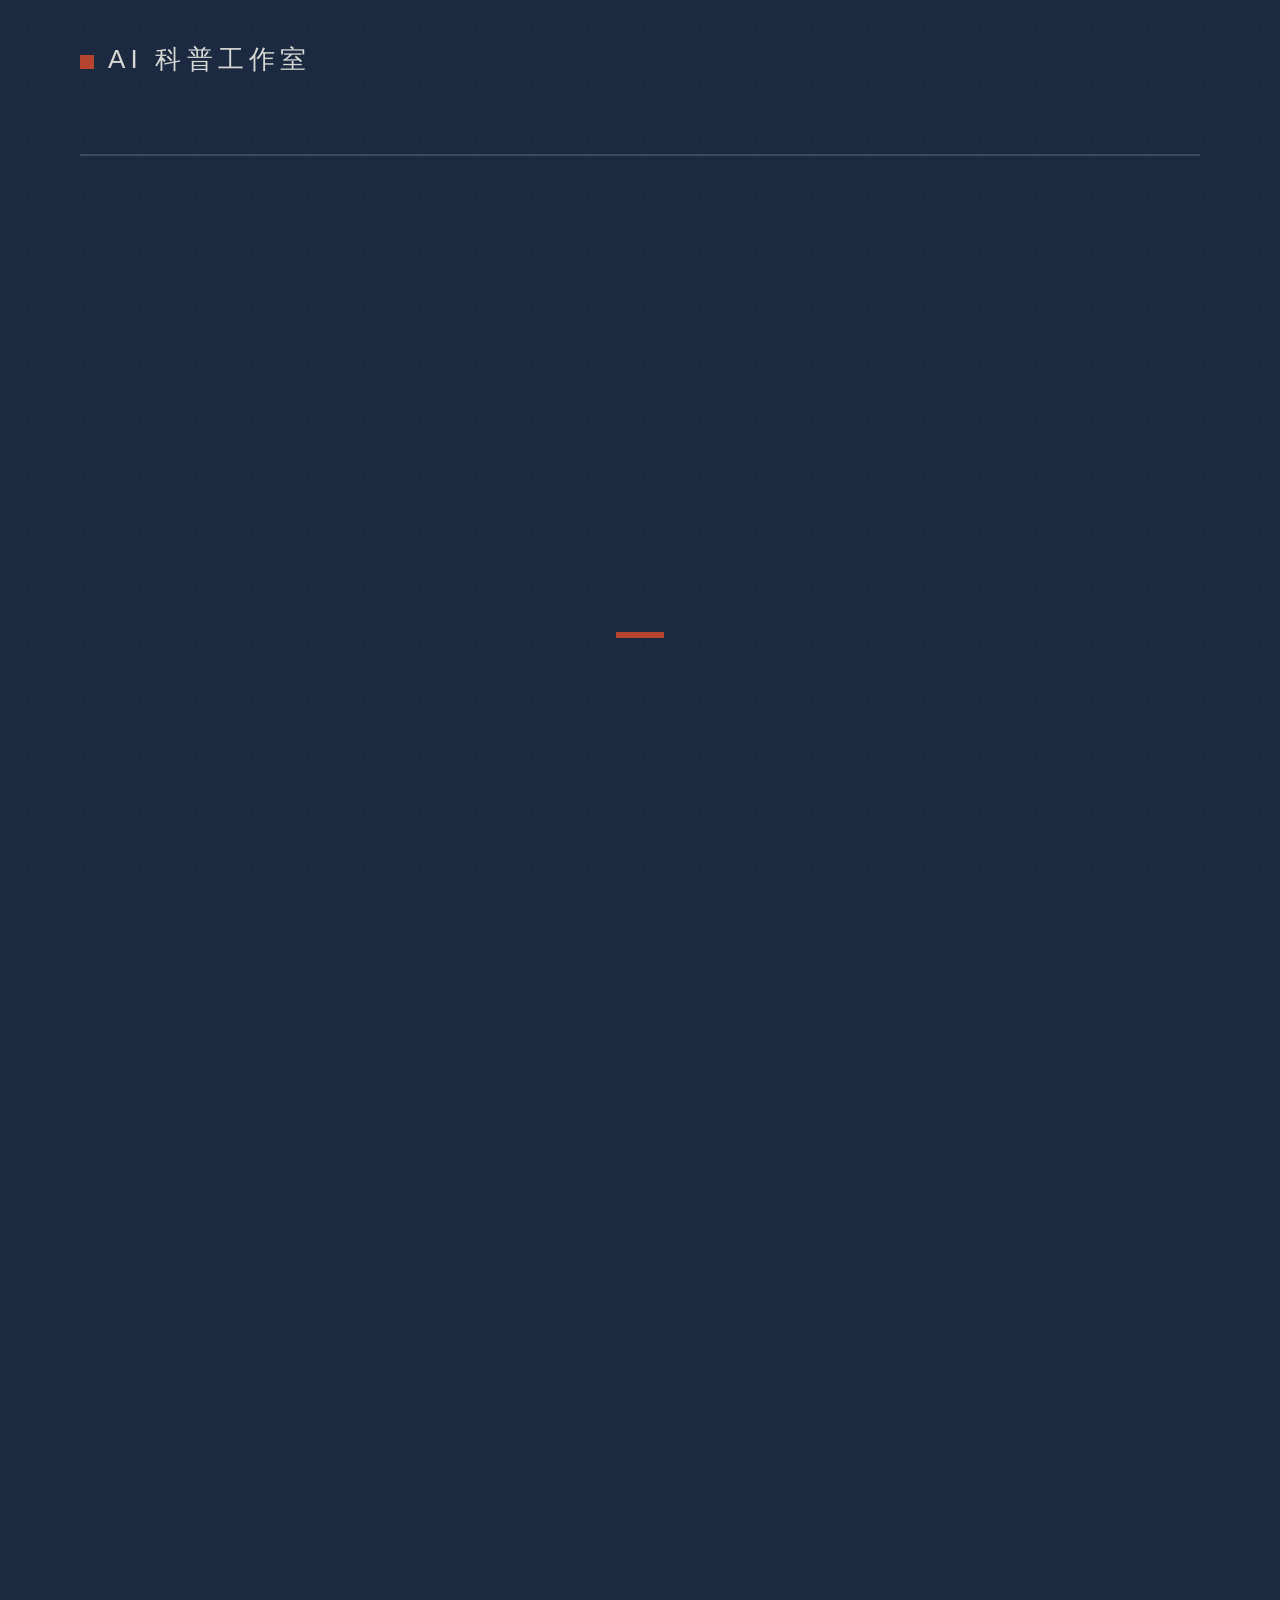
<file: video/templates/film.html>
<!DOCTYPE html>
<html lang="zh-CN">
<head>
  <meta charset="utf-8">
  <link rel="stylesheet" href="tokens.css">
  <style>
    html, body { background: var(--navy); }
    body { font-family: var(--sans); font-weight: 500; }
    .serif { font-family: var(--serif); }

    header {
      position: absolute;
      top: 0; left: 0; right: 0;
      height: 156px;
      padding: 46px 80px 0;
      z-index: 5;
      box-sizing: border-box;
    }
    header:after {
      content: "";
      position: absolute;
      left: 80px; right: 80px; bottom: 0;
      height: 2px;
      background: rgba(247, 244, 236, 0.16);
    }
    .brand {
      margin: 0;
      font-size: 26px;
      line-height: 1;
      letter-spacing: 0.2em;
      color: rgba(247, 244, 236, 0.86);
    }
    .brand i {
      display: inline-block;
      width: 14px; height: 14px;
      margin-right: 14px;
      background: var(--orange);
      vertical-align: -1px;
    }
    .ticks { display: flex; gap: 10px; margin-top: 26px; height: 8px; }
    .tick { flex: 1; background: rgba(247, 244, 236, 0.14); position: relative; overflow: hidden; }
    .tick b {
      position: absolute; left: 0; top: 0; bottom: 0; width: 100%;
      background: var(--orange);
      transform: scaleX(0);
      transform-origin: left center;
    }

    #stage {
      position: absolute;
      top: 180px; left: 80px; right: 80px; bottom: 318px;
      z-index: 2;
      overflow: hidden;
    }
    #fx {
      position: absolute;
      top: 0; bottom: 0; left: 0;
      width: 18px;
      background: var(--orange);
      z-index: 8;
      opacity: 0;
      pointer-events: none;
    }
    #stage svg * { transform-box: fill-box; }
    .scene { position: absolute; inset: 0; opacity: 0; }

    .subwrap {
      position: absolute;
      left: 96px; right: 96px; bottom: 78px;
      height: 190px;
      z-index: 6;
      text-align: center;
    }
    .submark {
      width: 48px; height: 6px;
      margin: 0 auto 18px;
      background: var(--orange);
    }
    #sub {
      margin: 0;
      font-size: 44px;
      line-height: 1.35;
      font-weight: 500;
      color: var(--paper);
    }

    .opener, .split, .bars, .race, .sparse, .lines, .end { height: 100%; }
    .opener { display: flex; flex-direction: column; }
    .opener h1 {
      margin: 8px 0 0;
      font-family: var(--serif);
      font-size: 84px;
      font-weight: 700;
      line-height: 1.16;
      letter-spacing: 0.01em;
    }
    .opener .deck {
      margin: 26px 0 0;
      font-size: 36px;
      line-height: 1.4;
      color: rgba(247, 244, 236, 0.72);
    }
    .opener .art { flex: 1; min-height: 0; margin-top: 8px; }
    .opener svg, .bars svg, .race svg { width: 100%; height: 100%; display: block; }

    .split { display: flex; flex-direction: column; justify-content: center; }
    .split-row { display: flex; gap: 32px; align-items: stretch; }
    .card {
      flex: 1;
      box-sizing: border-box;
      border: 2px solid rgba(247, 244, 236, 0.28);
      border-top: 8px solid rgba(247, 244, 236, 0.82);
      background: rgba(247, 244, 236, 0.035);
      min-height: 760px;
      padding: 56px 28px 44px;
      text-align: center;
      display: flex;
      flex-direction: column;
      align-items: center;
    }
    .card.measured { border-top-color: var(--blue); }
    .badge {
      margin: 0;
      padding: 8px 18px 7px;
      font-size: 26px;
      letter-spacing: 0.16em;
      border: 2px solid rgba(247, 244, 236, 0.75);
      color: var(--paper);
    }
    .badge.measured { background: var(--blue); border-color: var(--blue); }
    .badge.projected { color: var(--orange); border-color: var(--orange); }
    .card .year {
      margin: 40px 0 0;
      font-family: var(--serif);
      font-size: 40px;
      color: rgba(247, 244, 236, 0.78);
    }
    .card .num {
      margin-top: 18px;
      font-family: var(--serif);
      font-size: 148px;
      font-weight: 700;
      line-height: 0.9;
      letter-spacing: -0.04em;
    }
    .card .unit {
      margin-top: 18px;
      font-size: 32px;
      letter-spacing: 0.12em;
      color: rgba(247, 244, 236, 0.75);
    }
    .card .label { margin: auto 0 0; font-size: 32px; }
    .card .src { margin: 14px 0 0; font-size: 24px; color: rgba(247, 244, 236, 0.5); }
    .stamp-line {
      margin: 36px 0 0;
      text-align: center;
      font-family: var(--serif);
      font-size: 42px;
      font-weight: 700;
      letter-spacing: 0.14em;
      color: var(--orange);
    }
    .footnote {
      margin: 22px 0 0;
      text-align: center;
      font-size: 32px;
      color: rgba(247, 244, 236, 0.78);
    }

    .bars { display: flex; flex-direction: column; }
    .bars .chart-title {
      margin: 8px 0 0;
      text-align: center;
      font-family: var(--serif);
      font-size: 40px;
      font-weight: 700;
    }
    .bars .chart { flex: 1; min-height: 0; }
    .bars .note, .sparse .note {
      margin: 10px 0 0;
      text-align: center;
      font-size: 32px;
      line-height: 1.4;
      color: rgba(247, 244, 236, 0.82);
    }
    .bars .src, .sparse .src {
      margin: 12px 0 18px;
      text-align: center;
      font-size: 24px;
      color: rgba(247, 244, 236, 0.5);
    }
    .bars svg text { font-family: var(--serif); fill: var(--paper); }
    .bars svg text.sans { font-family: var(--sans); }
    .bars svg text.dim { fill: rgba(247, 244, 236, 0.72); }
    .bars svg text.accent { fill: var(--orange); }

    .race {
      height: 100%;
      display: grid;
      grid-template-columns: 1fr 132px 1fr;
      grid-template-rows: auto 1fr auto;
      column-gap: 8px;
    }
    .race h2 {
      margin: 4px 0 8px;
      font-family: var(--serif);
      font-size: 48px;
      font-weight: 700;
      text-align: center;
    }
    .race .art { min-height: 0; }
    .race .tag {
      margin: 12px 0 0;
      text-align: center;
      font-size: 28px;
      line-height: 1.35;
      color: rgba(247, 244, 236, 0.78);
    }
    .race .mid {
      grid-column: 2;
      grid-row: 1 / span 3;
      align-self: center;
      margin: 0;
      text-align: center;
      font-family: var(--serif);
      font-size: 42px;
      font-weight: 700;
      line-height: 1.25;
      letter-spacing: 0.12em;
      color: var(--orange);
      white-space: pre-line;
    }
    .race .lt, .race .la, .race .lg { grid-column: 1; }
    .race .rt, .race .ra, .race .rg { grid-column: 3; }
    .race .lt, .race .rt { grid-row: 1; }
    .race .la, .race .ra { grid-row: 2; }
    .race .lg, .race .rg { grid-row: 3; }

    .sparse { display: flex; flex-direction: column; justify-content: center; }
    .pair { display: flex; }
    .pair .col { flex: 1; }
    .pair .col.right { text-align: right; }
    .pair .num {
      font-family: var(--serif);
      font-size: 108px;
      font-weight: 700;
      line-height: 0.9;
      letter-spacing: -0.04em;
    }
    .pair .col.right .num { color: var(--orange); }
    .pair .unit {
      margin-left: 10px;
      font-size: 32px;
      letter-spacing: 0.08em;
      color: rgba(247, 244, 236, 0.72);
    }
    .pair .label {
      margin: 14px 0 0;
      font-size: 30px;
      color: rgba(247, 244, 236, 0.78);
    }
    .gridwrap { margin-top: 48px; }
    .gridwrap svg { width: 100%; height: auto; display: block; }
    .sparse .note {
      display: flex;
      align-items: center;
      justify-content: flex-start;
      gap: 14px;
      margin-top: 28px;
      text-align: left;
    }
    .sparse .note i {
      width: 18px; height: 18px;
      background: var(--orange);
      flex: none;
    }

    .lines { display: flex; flex-direction: column; justify-content: center; }
    .lines h2 {
      margin: 0 0 56px;
      font-size: 30px;
      font-weight: 500;
      letter-spacing: 0.22em;
      color: rgba(247, 244, 236, 0.66);
    }
    .lines ul { list-style: none; margin: 0; padding: 0; }
    .lines li {
      display: flex;
      gap: 28px;
      align-items: center;
      margin: 0 0 52px;
      font-family: var(--serif);
      font-size: 58px;
      font-weight: 700;
      line-height: 1.25;
    }
    .lines li:last-child { margin-bottom: 0; }
    .lines li i {
      width: 18px; height: 18px;
      background: var(--orange);
      flex: none;
    }

    .end {
      display: flex;
      flex-direction: column;
      justify-content: center;
      align-items: center;
      text-align: center;
    }
    .end .kicker {
      margin: 0;
      font-size: 28px;
      letter-spacing: 0.24em;
      color: rgba(247, 244, 236, 0.62);
    }
    .end .rule { width: 56px; height: 6px; margin: 32px 0; background: var(--orange); }
    .end .disclosure {
      margin: 0;
      max-width: 860px;
      font-family: var(--serif);
      font-size: 52px;
      font-weight: 700;
      line-height: 1.5;
    }
  </style>
</head>
<body>
  <div class="grain"></div>
  <header>
    <p class="brand"><i></i>AI 科普工作室</p>
    <div class="ticks" id="ticks"></div>
  </header>
  <div id="stage"><div id="fx"></div></div>
  <div class="subwrap">
    <div class="submark" id="submark"></div>
    <p id="sub"></p>
  </div>
  <script>
    window.__film = __FILM__;
    var SVGNS = "http://www.w3.org/2000/svg";
    var PAPER = "#F7F4EC";
    var ORANGE = "#B5452F";
    var BLUE = "#1F6E8C";
    var NAVY = "#1B2A41";

    function clamp01(x) { return Math.max(0, Math.min(1, x)); }
    function ease(x) { x = clamp01(x); return 1 - Math.pow(1 - x, 3); }
    function seg(t, a, b) { return ease((t - a) / (b - a)); }
    function S(tag, attrs) {
      var n = document.createElementNS(SVGNS, tag);
      attrs = attrs || {};
      Object.keys(attrs).forEach(function (k) {
        if (attrs[k] === undefined || attrs[k] === null) return;
        n.setAttribute(k, String(attrs[k]));
      });
      return n;
    }
    function cueStart(cues, key, fallback) {
      if (!cues || !key) return fallback;
      for (var i = 0; i < cues.length; i++) {
        if (cues[i].text.indexOf(key) >= 0) return cues[i].start;
      }
      return fallback;
    }
    function cueText(cues, t) {
      if (!cues || !cues.length) return "";
      var last = "";
      for (var i = 0; i < cues.length; i++) {
        if (t + 1e-4 >= cues[i].start) last = cues[i].text;
        if (t >= cues[i].start && t < cues[i].end) return cues[i].text;
      }
      return last;
    }
    function prepDraw(path) {
      var len = path.getTotalLength();
      path._len = len;
      path.setAttribute("stroke-dasharray", String(len));
      path.setAttribute("stroke-dashoffset", String(len));
    }
    function drawTo(path, p) {
      var len = path._len || 0;
      path.setAttribute("stroke-dashoffset", String(len * (1 - clamp01(p))));
    }
    function stackFour(text) {
      if (!text || text.length !== 4) return text || "";
      return text.slice(0, 2) + "\n" + text.slice(2);
    }

    function makeSvg(viewBox) {
      return S("svg", { viewBox: viewBox, preserveAspectRatio: "xMidYMid meet" });
    }

    function addRack(parent, w, h) {
      var g = S("g");
      g.appendChild(S("rect", {
        x: 0, y: 0, width: w, height: h,
        fill: "rgba(247,244,236,0.05)", stroke: PAPER, "stroke-width": 3
      }));
      g.appendChild(S("rect", {
        x: 0, y: 0, width: w, height: 22, fill: "rgba(247,244,236,0.1)"
      }));
      var leds = [];
      var ly = 46;
      for (var i = 0; i < 7; i++) {
        g.appendChild(S("rect", {
          x: (w - 16) / 2, y: ly, width: 16, height: 10,
          fill: "rgba(247,244,236,0.16)"
        }));
        var on = S("rect", {
          x: (w - 16) / 2, y: ly, width: 16, height: 10,
          fill: ORANGE, opacity: 0
        });
        g.appendChild(on);
        leds.push(on);
        ly += 34;
      }
      parent.appendChild(g);
      return { g: g, leds: leds };
    }

    function towerD(x, base, w, h) {
      var ax = x + w / 2;
      var top = base - h;
      return [
        "M " + x + " " + base + " L " + ax + " " + top,
        "M " + (x + w) + " " + base + " L " + ax + " " + top,
        "M " + (x + w * 0.22) + " " + (base - h * 0.36) + " L " + (x + w * 0.78) + " " + (base - h * 0.36),
        "M " + (x + w * 0.32) + " " + (base - h * 0.64) + " L " + (x + w * 0.68) + " " + (base - h * 0.64),
        "M " + (ax - w * 0.42) + " " + top + " L " + (ax + w * 0.42) + " " + top
      ].join(" ");
    }

    function addTower(parent, x, base, w, h) {
      var path = S("path", {
        d: towerD(x, base, w, h),
        fill: "none", stroke: PAPER, "stroke-width": 3,
        "stroke-linecap": "round", "stroke-linejoin": "round"
      });
      parent.appendChild(path);
      return path;
    }

    function addStation(parent, x, y, w, h, dashed) {
      var g = S("g");
      g.appendChild(S("rect", {
        x: x, y: y, width: w, height: h,
        fill: dashed ? "none" : "rgba(247,244,236,0.04)",
        stroke: PAPER, "stroke-width": 3,
        "stroke-dasharray": dashed ? "7 8" : "none",
        opacity: dashed ? 0.55 : 1
      }));
      [0.35, 0.65].forEach(function (p) {
        g.appendChild(S("circle", {
          cx: x + w * p, cy: y, r: 8,
          fill: NAVY, stroke: PAPER, "stroke-width": 3,
          opacity: dashed ? 0.55 : 1
        }));
      });
      parent.appendChild(g);
      return g;
    }

    function buildOpener(root, scene) {
      var title = document.createElement("h1");
      var parts = (scene.title || "").split("，");
      if (parts.length > 1) {
        title.appendChild(document.createTextNode(parts[0]));
        title.appendChild(document.createElement("br"));
        title.appendChild(document.createTextNode(parts.slice(1).join("，")));
      } else {
        title.textContent = scene.title || "";
      }
      var deck = document.createElement("p");
      deck.className = "deck";
      deck.textContent = scene.deck || "";
      var art = document.createElement("div");
      art.className = "art";
      var svg = makeSvg("0 0 920 1000");
      art.appendChild(svg);
      root.appendChild(title);
      root.appendChild(deck);
      root.appendChild(art);

      var wire = S("path", {
        d: "M 127 170 Q 400 36 721 468 M 287 180 Q 540 150 766 468",
        fill: "none", stroke: PAPER, "stroke-width": 3, "stroke-linecap": "round"
      });
      svg.appendChild(wire);
      var towerA = addTower(svg, 90, 430, 74, 260);
      var towerB = addTower(svg, 250, 460, 74, 280);
      var station = addStation(svg, 668, 468, 150, 112, false);
      var power = S("path", {
        d: "M 743 580 L 743 628 L 168 628",
        fill: "none", stroke: ORANGE, "stroke-width": 12, "stroke-linecap": "square", "stroke-linejoin": "miter"
      });
      svg.appendChild(power);

      var cluster = S("g");
      svg.appendChild(cluster);
      var racks = [];
      var drops = [];
      var x0 = 168, rw = 96, gap = 22, rh = 292, base = 948;
      for (var i = 0; i < 5; i++) {
        var rack = addRack(cluster, rw, rh);
        var x = x0 + i * (rw + gap);
        rack.g.setAttribute("transform", "translate(" + x + " " + (base - rh) + ")");
        rack.x = x;
        racks.push(rack);
        var drop = S("rect", {
          x: x + rw / 2 - 3, y: 628, width: 6, height: base - rh - 628,
          fill: ORANGE, opacity: 0
        });
        svg.appendChild(drop);
        drops.push(drop);
      }
      var ground = S("line", {
        x1: 140, y1: 956, x2: 820, y2: 956,
        stroke: PAPER, "stroke-width": 2, opacity: 0.35
      });
      svg.appendChild(ground);

      root._title = title;
      root._deck = deck;
      root._wire = wire;
      root._towers = [towerA, towerB];
      root._power = power;
      root._racks = racks;
      root._drops = drops;
      root._station = station;
      root._rackCluster = cluster;
      root._extras = [wire, towerA, towerB, ground].concat(drops);
    }

    function updateOpener(root, t) {
      root._title.style.opacity = "1";
      root._deck.style.opacity = String(seg(t, 0.05, 0.35));
      [root._wire].concat(root._towers).forEach(function (path) {
        if (!path._len) prepDraw(path);
      });
      var draw = seg(t, 0.12, 0.85);
      drawTo(root._wire, draw);
      root._towers.forEach(function (path) { drawTo(path, draw); });
      root._station.style.opacity = String(seg(t, 0.2, 0.5));
      if (!root._power._len) prepDraw(root._power);
      drawTo(root._power, seg(t, 0.55, 1.25));
      root._racks.forEach(function (rack, i) {
        var p = seg(t, 0.08 + i * 0.05, 0.32 + i * 0.05);
        rack.g.style.opacity = String(p);
      });
      root._drops.forEach(function (drop, i) {
        drop.setAttribute("opacity", String(seg(t, 1.05 + i * 0.06, 1.28 + i * 0.06)));
      });
      var flat = [];
      root._racks.forEach(function (rack) {
        rack.leds.forEach(function (led) { flat.push(led); });
      });
      flat.forEach(function (led, i) {
        var p = seg(t, 1.2 + i * 0.028, 1.38 + i * 0.028);
        led.setAttribute("opacity", String(p));
      });
    }

    function buildSplit(root, scene) {
      var row = document.createElement("div");
      row.className = "split-row";
      row.appendChild(cardEl(scene.left, scene.leftLabel));
      row.appendChild(cardEl(scene.right, scene.rightLabel));
      var stamp = document.createElement("p");
      stamp.className = "stamp-line";
      stamp.textContent = scene.stamp || "";
      var note = document.createElement("p");
      note.className = "footnote";
      note.textContent = scene.footnote || "";
      root.appendChild(row);
      root.appendChild(stamp);
      root.appendChild(note);
      root._row = row;
      root._cards = [row.children[0], row.children[1]];
      root._stamp = stamp;
      root._note = note;
    }

    function cardEl(card, label) {
      var node = document.createElement("article");
      node.className = "card " + (card && card.kind ? card.kind : "");
      var badge = document.createElement("p");
      badge.className = "badge " + (card ? card.kind : "");
      badge.textContent = card ? card.kindLabel : "";
      var year = document.createElement("p");
      year.className = "year";
      year.textContent = card ? card.year : "";
      var num = document.createElement("div");
      num.className = "num";
      num.textContent = card ? card.value : "";
      var unit = document.createElement("div");
      unit.className = "unit";
      unit.textContent = card ? card.unit : "";
      var cap = document.createElement("p");
      cap.className = "label";
      cap.textContent = label || "";
      var src = document.createElement("p");
      src.className = "src";
      src.textContent = card && card.source ? "来源 " + card.source : "";
      [badge, year, num, unit, cap, src].forEach(function (el) { node.appendChild(el); });
      return node;
    }

    function updateSplit(root, t, dur, scene) {
      var p = root._present ? 1 : seg(t, 0.04, 0.36);
      root._row.style.opacity = String(p);
      root._row.style.transform = root._present ? "none" : ("translateY(" + ((1 - p) * 18) + "px)");
      var at = cueStart(scene.cues, scene.stamp, 0.7);
      var s = seg(t, at, at + 0.28);
      root._stamp.style.opacity = String(s);
      root._note.style.opacity = String(seg(t, at, at + 0.4));
    }

    function buildBars(root, scene) {
      var title = document.createElement("p");
      title.className = "chart-title";
      title.textContent = scene.leftLabel || "";
      var chart = document.createElement("div");
      chart.className = "chart";
      var svg = makeSvg("0 0 920 980");
      chart.appendChild(svg);
      var note = document.createElement("p");
      note.className = "note";
      note.textContent = scene.note || "";
      var src = document.createElement("p");
      src.className = "src";
      var source = scene.left && scene.left.source ? scene.left.source : "";
      src.textContent = source ? "来源 " + source : "";
      root.appendChild(title);
      root.appendChild(chart);
      root.appendChild(note);
      root.appendChild(src);

      var base = 760;
      var maxH = 500;
      var maxV = Math.max(scene.left.number, scene.right.number);
      var axis = S("line", {
        x1: 120, y1: base, x2: 800, y2: base,
        stroke: PAPER, "stroke-width": 2, opacity: 0.4
      });
      svg.appendChild(axis);
      function column(card, x, label, accent) {
        var g = S("g");
        var h = maxH * card.number / maxV;
        var bar = S("rect", {
          x: x - 84, y: base, width: 168, height: 0,
          fill: accent ? "rgba(181,69,47,0.46)" : BLUE,
          stroke: accent ? ORANGE : "none",
          "stroke-width": accent ? 3 : 0
        });
        var num = S("text", {
          x: x, y: base - h - 58, "text-anchor": "middle",
          "font-size": 76, "font-weight": 700
        });
        num.textContent = card.value;
        var unit = S("text", {
          x: x, y: base - h - 18, "text-anchor": "middle",
          "font-size": 28, class: "sans dim"
        });
        unit.textContent = card.unit;
        var year = S("text", {
          x: x, y: base + 58, "text-anchor": "middle",
          "font-size": 40, "font-weight": 700
        });
        year.textContent = card.year;
        var kind = S("text", {
          x: x, y: base + 108, "text-anchor": "middle",
          "font-size": 28, class: accent ? "sans accent" : "sans dim"
        });
        kind.textContent = label ? card.kindLabel + " · " + label : card.kindLabel;
        g.appendChild(bar);
        g.appendChild(num);
        g.appendChild(unit);
        g.appendChild(year);
        g.appendChild(kind);
        svg.appendChild(g);
        return { bar: bar, num: num, unit: unit, year: year, kind: kind, h: h, x: x, g: g };
      }
      root._title = title;
      root._left = column(scene.left, 300, "", false);
      root._right = column(scene.right, 640, scene.rightLabel, true);
      root._note = note;
      root._src = src;
      root._axis = axis;
      root._base = base;
    }

    function grow(col, p, base) {
      var h = Math.max(0, col.h * p);
      col.bar.setAttribute("y", String(base - h));
      col.bar.setAttribute("height", String(h));
      var o = String(Math.min(1, p * 1.4));
      col.num.setAttribute("opacity", o);
      col.unit.setAttribute("opacity", o);
      col.year.setAttribute("opacity", o);
      col.kind.setAttribute("opacity", o);
    }

    function updateBars(root, t, dur, scene) {
      var shown = root._present;
      root._title.style.opacity = String(shown ? 1 : seg(t, 0.02, 0.28));
      var rightAt = Math.max(0.35, cueStart(scene.cues, scene.right.value, 0.5));
      grow(root._left, shown ? 1 : seg(t, 0.05, 0.48), root._base);
      grow(root._right, seg(t, rightAt, rightAt + 0.75), root._base);
      root._note.style.opacity = String(seg(t, rightAt + 0.2, rightAt + 0.55));
    }

    function buildRace(root, scene) {
      var lt = document.createElement("h2");
      lt.className = "lt";
      lt.textContent = scene.leftTitle || "";
      var la = document.createElement("div");
      la.className = "art la";
      var lg = document.createElement("p");
      lg.className = "tag lg";
      lg.textContent = scene.leftTag || "";
      var mid = document.createElement("p");
      mid.className = "mid";
      mid.textContent = stackFour(scene.stamp || "");
      var rt = document.createElement("h2");
      rt.className = "rt";
      rt.textContent = scene.rightTitle || "";
      var ra = document.createElement("div");
      ra.className = "art ra";
      var rg = document.createElement("p");
      rg.className = "tag rg";
      rg.textContent = scene.rightTag || "";
      [lt, la, lg, mid, rt, ra, rg].forEach(function (el) { root.appendChild(el); });

      var left = makeSvg("0 0 420 760");
      la.appendChild(left);
      var racks = [];
      var x0 = 22, rw = 84, gap = 16, rh = 320, base = 680;
      var bus = S("rect", { x: x0, y: 328, width: 4 * rw + 3 * gap, height: 14, fill: ORANGE });
      left.appendChild(bus);
      for (var i = 0; i < 4; i++) {
        var rack = addRack(left, rw, rh);
        var x = x0 + i * (rw + gap);
        rack.g.setAttribute("transform", "translate(" + x + " " + (base - rh) + ")");
        var drop = S("rect", {
          x: x + rw / 2 - 3, y: 342, width: 6, height: base - rh - 342, fill: ORANGE
        });
        left.appendChild(drop);
        rack.drop = drop;
        racks.push(rack);
      }
      left.appendChild(S("line", {
        x1: 12, y1: 696, x2: 408, y2: 696,
        stroke: PAPER, "stroke-width": 2, opacity: 0.35
      }));

      var right = makeSvg("0 0 420 760");
      ra.appendChild(right);
      var t1 = addTower(right, 36, 300, 80, 210);
      var t2 = addTower(right, 210, 280, 86, 220);
      var ghost1 = S("path", {
        d: "M 76 90 Q 24 300 204 520",
        fill: "none", stroke: PAPER, "stroke-width": 3, opacity: 0.32,
        "stroke-dasharray": "8 10", "stroke-linecap": "round"
      });
      var ghost2 = S("path", {
        d: "M 253 60 Q 370 250 267 520",
        fill: "none", stroke: PAPER, "stroke-width": 3, opacity: 0.32,
        "stroke-dasharray": "8 10", "stroke-linecap": "round"
      });
      var live1 = S("path", {
        d: "M 76 90 Q 24 300 204 520",
        fill: "none", stroke: PAPER, "stroke-width": 3, "stroke-linecap": "round"
      });
      var live2 = S("path", {
        d: "M 253 60 Q 370 250 267 520",
        fill: "none", stroke: PAPER, "stroke-width": 3, "stroke-linecap": "round"
      });
      right.appendChild(ghost1);
      right.appendChild(ghost2);
      right.appendChild(live1);
      right.appendChild(live2);
      var station = addStation(right, 130, 520, 210, 150, true);
      var stop = S("rect", { x: 0, y: 0, width: 18, height: 18, fill: ORANGE, opacity: 0 });
      right.appendChild(stop);
      right.appendChild(S("line", {
        x1: 12, y1: 696, x2: 408, y2: 696,
        stroke: PAPER, "stroke-width": 2, opacity: 0.35
      }));

      root._leftBits = { racks: racks, bus: bus, title: lt, tag: lg };
      root._rightBits = { t1: t1, t2: t2, live1: live1, live2: live2, station: station, stop: stop, title: rt, tag: rg };
      root._leftArt = la;
      root._rightArt = ra;
      root._mid = mid;
    }

    function updateRace(root, t, dur, scene) {
      // During the zoom-through the hall is already built. Wires still draw
      // on the real clock, starting as the zoom lands, so nothing rewinds.
      var vis = root._present ? Math.max(t, 0.48) : t;
      var lp = seg(vis, 0.02, 0.22);
      root._leftBits.title.style.opacity = String(lp);
      root._leftBits.tag.style.opacity = String(seg(vis, 0.08, 0.28));
      root._leftBits.bus.setAttribute("opacity", String(seg(vis, 0.05, 0.22)));
      root._leftBits.racks.forEach(function (rack, i) {
        var p = seg(vis, 0.02 + i * 0.02, 0.16 + i * 0.02);
        rack.g.style.opacity = String(p);
        rack.drop.setAttribute("opacity", String(seg(vis, 0.1, 0.26)));
        rack.leds.forEach(function (led) { led.setAttribute("opacity", String(seg(vis, 0.14, 0.32))); });
      });

      var towers = [root._rightBits.t1, root._rightBits.t2, root._rightBits.live1, root._rightBits.live2];
      towers.forEach(function (path) { if (!path._len) prepDraw(path); });
      var td = seg(vis, 0.04, 0.42);
      drawTo(root._rightBits.t1, td);
      drawTo(root._rightBits.t2, td);
      var wireP = Math.min(0.7, seg(t, 0.55, 1.7));
      drawTo(root._rightBits.live1, wireP);
      drawTo(root._rightBits.live2, wireP);
      root._rightBits.title.style.opacity = String(seg(vis, 0.06, 0.26));
      root._rightBits.tag.style.opacity = String(seg(vis, 0.18, 0.4));
      root._rightBits.station.style.opacity = String(seg(vis, 0.1, 0.36));
      if (wireP > 0.62 && root._rightBits.live1._len) {
        var pt = root._rightBits.live1.getPointAtLength(root._rightBits.live1._len * 0.7);
        root._rightBits.stop.setAttribute("x", String(pt.x - 9));
        root._rightBits.stop.setAttribute("y", String(pt.y - 9));
        root._rightBits.stop.setAttribute("opacity", String(seg(wireP, 0.62, 0.7)));
      } else {
        root._rightBits.stop.setAttribute("opacity", "0");
      }
      var at = cueStart(scene.cues, "电送", 1.05);
      var mp = seg(t, at, at + 0.3);
      root._mid.style.opacity = String(mp);
    }

    function buildSparse(root, scene) {
      var pair = document.createElement("div");
      pair.className = "pair";
      pair.appendChild(statCol(scene.total, scene.totalLabel, false));
      pair.appendChild(statCol(scene.active, scene.activeLabel, true));
      var gridwrap = document.createElement("div");
      gridwrap.className = "gridwrap";
      var cols = 16, rows = 10, gap = 8, size = (920 - (cols - 1) * gap) / cols;
      var svg = makeSvg("0 0 920 " + (rows * size + (rows - 1) * gap));
      svg.setAttribute("preserveAspectRatio", "xMidYMin meet");
      var ratio = scene.active.number / scene.total.number;
      var litN = Math.max(1, Math.round(cols * rows * ratio));
      var blockCols = Math.min(cols, Math.max(1, Math.round(Math.sqrt(litN))));
      var cells = [];
      var litCells = [];
      var litLeft = 0;
      for (var r = 0; r < rows; r++) {
        for (var c = 0; c < cols; c++) {
          var x = c * (size + gap);
          var y = r * (size + gap);
          var dim = S("rect", {
            x: x, y: y, width: size, height: size,
            fill: "rgba(247,244,236,0.08)",
            stroke: "rgba(247,244,236,0.22)", "stroke-width": 1.5
          });
          svg.appendChild(dim);
          cells.push(dim);
          var inBlock = c >= cols - blockCols && r < Math.ceil(litN / blockCols);
          if (inBlock && litLeft < litN) {
            var on = S("rect", {
              x: x, y: y, width: size, height: size, fill: ORANGE, opacity: 0
            });
            svg.appendChild(on);
            litCells.push(on);
            litLeft++;
          }
        }
      }
      gridwrap.appendChild(svg);
      var note = document.createElement("p");
      note.className = "note";
      var swatch = document.createElement("i");
      var words = document.createElement("span");
      words.textContent = scene.note || "";
      note.appendChild(swatch);
      note.appendChild(words);
      var src = document.createElement("p");
      src.className = "src";
      var year = scene.total && scene.total.year ? " · " + scene.total.year : "";
      src.textContent = scene.total && scene.total.source ? "来源 " + scene.total.source + year : "";
      root.appendChild(pair);
      root.appendChild(gridwrap);
      root.appendChild(note);
      root.appendChild(src);
      root._pair = pair;
      root._grid = gridwrap;
      root._leftStat = pair.firstChild;
      root._cells = cells;
      root._lit = litCells;
      root._activeCol = pair.lastChild;
      root._note = note;
      root._src = src;
    }

    function statCol(card, label, right) {
      var col = document.createElement("div");
      col.className = "col" + (right ? " right" : "");
      var num = document.createElement("div");
      num.className = "num";
      num.textContent = card ? card.value : "";
      var unit = document.createElement("span");
      unit.className = "unit";
      unit.textContent = card ? card.unit : "";
      num.appendChild(unit);
      var cap = document.createElement("p");
      cap.className = "label";
      cap.textContent = label || "";
      col.appendChild(num);
      col.appendChild(cap);
      return col;
    }

    function updateSparse(root, t, dur, scene) {
      var p = root._present ? 1 : seg(t, 0.04, 0.32);
      root._pair.firstChild.style.opacity = String(p);
      var cellP = root._present ? 1 : seg(t, 0.12, 0.4);
      root._cells.forEach(function (cell) { cell.setAttribute("opacity", String(cellP)); });
      var at = Math.max(0.35, cueStart(scene.cues, scene.active.value, 0.8));
      var lp = seg(t, at, at + 0.45);
      root._activeCol.style.opacity = String(lp);
      root._lit.forEach(function (cell, i) {
        cell.setAttribute("opacity", String(seg(t, at + i * 0.03, at + 0.28 + i * 0.03)));
      });
      root._note.style.opacity = String(seg(t, at + 0.15, at + 0.5));
      root._src.style.opacity = String(p);
    }

    function buildLines(root, scene) {
      var h = document.createElement("h2");
      h.textContent = scene.title || "";
      var ul = document.createElement("ul");
      var items = [];
      (scene.lines || []).forEach(function (line) {
        var li = document.createElement("li");
        var mark = document.createElement("i");
        var span = document.createElement("span");
        span.textContent = line;
        li.appendChild(mark);
        li.appendChild(span);
        ul.appendChild(li);
        items.push(li);
      });
      root.appendChild(h);
      root.appendChild(ul);
      root._h = h;
      root._items = items;
    }

    function updateLines(root, t, dur, scene) {
      root._h.style.opacity = String(root._present ? 1 : seg(t, 0.02, 0.25));
      root._items.forEach(function (li, i) {
        var line = (scene.lines || [])[i] || "";
        var key = line.replace(/[，。！？、]/g, "").slice(0, 4);
        var at = cueStart(scene.cues, key, 0.35 + i * 0.7);
        var p = seg(t, at, at + 0.32);
        li.style.opacity = String(p);
        li.style.transform = "translateX(" + ((1 - p) * 78) + "px)";
      });
    }

    function buildEnd(root, scene) {
      var kicker = document.createElement("p");
      kicker.className = "kicker";
      kicker.textContent = scene.kicker || "";
      var rule = document.createElement("div");
      rule.className = "rule";
      var p = document.createElement("p");
      p.className = "disclosure";
      var parts = (scene.title || "").split(" · ");
      if (parts.length === 2) {
        p.appendChild(document.createTextNode(parts[0] + " ·"));
        p.appendChild(document.createElement("br"));
        p.appendChild(document.createTextNode(parts[1]));
      } else {
        p.textContent = scene.title || "";
      }
      root.appendChild(kicker);
      root.appendChild(rule);
      root.appendChild(p);
      root._block = [kicker, rule, p];
    }

    function updateEnd(root, t) {
      var p = root._present ? 1 : seg(t, 0.02, 0.32);
      root._block.forEach(function (el) { el.style.opacity = String(p); });
    }

    var builders = {
      opener: buildOpener,
      split: buildSplit,
      bars: buildBars,
      race: buildRace,
      sparse: buildSparse,
      lines: buildLines,
      end: buildEnd
    };
    var updaters = {
      opener: updateOpener,
      split: updateSplit,
      bars: updateBars,
      race: updateRace,
      sparse: updateSparse,
      lines: updateLines,
      end: updateEnd
    };

    var film = window.__film;
    var stage = document.getElementById("stage");
    var tickRow = document.getElementById("ticks");
    film.scenes.forEach(function (scene) {
      var tick = document.createElement("div");
      tick.className = "tick";
      var bar = document.createElement("b");
      tick.appendChild(bar);
      tickRow.appendChild(tick);
      scene._tick = bar;
      var root = document.createElement("section");
      root.className = "scene " + scene.template;
      builders[scene.template](root, scene);
      stage.appendChild(root);
      scene.root = root;
    });

    // Each join straddles the scene boundary: the tail of one shot and the
    // opening of the next. Shared pieces move, resize, or recolor. Nothing
    // here is a CSS transition — every frame is a function of t.
    // 0 morph, 1 morph, 2 zoom-through, 3 morph, 4 slide, 5 shape-wipe.
    var MORPH_OUT = 0.28;
    var MORPH_IN = 0.56;
    var gripped = [];

    function lerp(a, b, p) { return a + (b - a) * p; }
    function smooth(x) { x = clamp01(x); return x * x * (3 - 2 * x); }
    function easeIO(x) {
      x = clamp01(x);
      return x < 0.5 ? 4 * x * x * x : 1 - Math.pow(-2 * x + 2, 3) / 2;
    }
    function ramp(p, a, b) { return smooth((p - a) / (b - a)); }
    function grip(el) {
      if (!el || gripped.indexOf(el) >= 0) return;
      gripped.push(el);
    }
    function release() {
      for (var i = 0; i < gripped.length; i++) {
        var el = gripped[i];
        el.style.transform = "";
        el.style.opacity = "";
        el.style.clipPath = "";
        el.style.transformOrigin = "";
        el.style.borderTopColor = "";
        el.style.backgroundColor = "";
        el.style.borderColor = "";
      }
    }
    function boxOf(el) {
      if (!el) return null;
      if (el._box) return el._box;
      var s = stage.getBoundingClientRect();
      var r = el.getBoundingClientRect();
      el._box = {
        x: r.left - s.left,
        y: r.top - s.top,
        w: Math.max(1, r.width),
        h: Math.max(1, r.height),
        cx: r.left - s.left + r.width / 2,
        cy: r.top - s.top + r.height / 2
      };
      return el._box;
    }
    function morphTo(el, from, to, p, opacity) {
      if (!el || !from || !to) return;
      var rest = boxOf(el);
      var cx = lerp(from.cx, to.cx, p);
      var cy = lerp(from.cy, to.cy, p);
      var bw = Math.max(1, lerp(from.w, to.w, p));
      var bh = Math.max(1, lerp(from.h, to.h, p));
      var sc = Math.min(bw / rest.w, bh / rest.h);
      if (!isFinite(sc) || sc <= 0) sc = 1;
      el.style.transformOrigin = "center center";
      el.style.transform = "translate(" + (cx - rest.cx).toFixed(2) + "px," + (cy - rest.cy).toFixed(2) + "px) scale(" + sc.toFixed(4) + ")";
      el.style.opacity = String(clamp01(opacity));
      grip(el);
    }
    function fadeStyle(el, opacity) {
      if (!el) return;
      el.style.opacity = String(clamp01(opacity));
      grip(el);
    }
    function fadeChildren(el, opacity) {
      if (!el) return;
      for (var i = 0; i < el.children.length; i++) fadeStyle(el.children[i], opacity);
    }
    function mixHex(a, b, p) {
      function part(hex, i) { return parseInt(hex.slice(i, i + 2), 16); }
      function hex2(n) { var s = Math.round(n).toString(16); return s.length < 2 ? "0" + s : s; }
      var r = part(a, 1) + (part(b, 1) - part(a, 1)) * p;
      var g = part(a, 3) + (part(b, 3) - part(a, 3)) * p;
      var bl = part(a, 5) + (part(b, 5) - part(a, 5)) * p;
      return "#" + hex2(r) + hex2(g) + hex2(bl);
    }
    function paintPlate(el) {
      el.style.backgroundColor = NAVY;
      grip(el);
    }
    function measureAll() {
      if (measureAll.done) return;
      var bars = null;
      film.scenes.forEach(function (scene) {
        if (scene.template === "bars") bars = scene;
      });
      if (bars) {
        [bars.root._left, bars.root._right].forEach(function (col) {
          col.bar.setAttribute("y", String(bars.root._base - col.h));
          col.bar.setAttribute("height", String(col.h));
        });
      }
      stage.getBoundingClientRect();
      film.scenes.forEach(function (scene) {
        var root = scene.root;
        var els = [
          root._title, root._deck, root._rackCluster, root._station, root._power,
          root._stamp, root._note, root._leftArt, root._rightArt, root._grid,
          root._leftStat, root._h, root._axis, root._src, root._mid
        ];
        if (root._left) els.push(root._left.g);
        if (root._right) els.push(root._right.g);
        if (root._cards) els = els.concat(root._cards);
        if (root._extras) els = els.concat(root._extras);
        if (root._leftBits) els.push(root._leftBits.title, root._leftBits.tag);
        if (root._rightBits) els.push(root._rightBits.title, root._rightBits.tag);
        if (root._items) els = els.concat(root._items);
        if (root._block) els = els.concat(root._block);
        els.forEach(boxOf);
      });
      if (bars) {
        [bars.root._left, bars.root._right].forEach(function (col) {
          col.bar.setAttribute("y", String(bars.root._base));
          col.bar.setAttribute("height", "0");
        });
      }
      measureAll.done = true;
    }
    function activeScene(t) {
      var scenes = film.scenes;
      var found = scenes[scenes.length - 1];
      for (var i = 0; i < scenes.length; i++) {
        if (t >= scenes[i].start && t < scenes[i].end) return scenes[i];
      }
      return found;
    }
    function transitionOf(t) {
      var scenes = film.scenes;
      for (var i = 0; i < scenes.length - 1; i++) {
        var boundary = scenes[i].end;
        var a = boundary - MORPH_OUT;
        var b = boundary + MORPH_IN;
        if (t >= a && t < b) {
          return { index: i, p: easeIO((t - a) / (b - a)), out: scenes[i], inn: scenes[i + 1] };
        }
      }
      return null;
    }
    function runScene(scene, t) {
      var span = Math.max(0.001, scene.end - scene.start);
      var local = t - scene.start;
      if (local < 0) local = 0;
      if (local > span) local = span;
      updaters[scene.template](scene.root, local, span, scene);
    }
    function subtitleOpacity(t) {
      var o = 1;
      for (var i = 0; i < film.scenes.length - 1; i++) {
        var d = t - film.scenes[i].end;
        if (d >= -0.12 && d < 0) o = Math.min(o, -d / 0.12);
        else if (d >= 0 && d < 0.14) o = Math.min(o, d / 0.14);
      }
      return o;
    }
    function showPair(tr) {
      tr.out.root.style.opacity = "1";
      tr.inn.root.style.opacity = "1";
      tr.out.root.style.zIndex = "1";
      tr.inn.root.style.zIndex = "2";
    }
    function morphSplit(tr) {
      var p = tr.p;
      var o = tr.out.root;
      var n = tr.inn.root;
      var racks = boxOf(o._rackCluster);
      var station = boxOf(o._station);
      var leftCard = n._cards[0];
      var rightCard = n._cards[1];
      morphTo(o._rackCluster, racks, boxOf(leftCard), p, 1 - ramp(p, 0.22, 0.58));
      morphTo(o._station, station, boxOf(rightCard), p, 1 - ramp(p, 0.05, 0.36));
      morphTo(leftCard, racks, boxOf(leftCard), p, ramp(p, 0.16, 0.52));
      morphTo(rightCard, station, boxOf(rightCard), p, ramp(p, 0.16, 0.52));
      fadeStyle(o._title, 1 - ramp(p, 0, 0.36));
      o._title.style.transform = "translateY(" + (-p * 36).toFixed(2) + "px)";
      grip(o._title);
      fadeStyle(o._deck, 1 - ramp(p, 0, 0.3));
      fadeStyle(o._power, 1 - ramp(p, 0, 0.28));
      (o._extras || []).forEach(function (el) { fadeStyle(el, 1 - ramp(p, 0, 0.34)); });
    }
    function morphBars(tr) {
      var p = tr.p;
      var o = tr.out.root;
      var n = tr.inn.root;
      var leftCard = o._cards[0];
      var rightCard = o._cards[1];
      var leftCol = boxOf(n._left.g);
      var rightCol = boxOf(n._right.g);
      var textOut = 1 - ramp(p, 0.05, 0.28);
      morphTo(leftCard, boxOf(leftCard), leftCol, p, 1 - ramp(p, 0.48, 0.78));
      morphTo(rightCard, boxOf(rightCard), rightCol, p, 1 - ramp(p, 0.42, 0.7));
      fadeChildren(leftCard, textOut);
      fadeChildren(rightCard, textOut);
      morphTo(n._left.g, boxOf(leftCard), leftCol, p, ramp(p, 0.34, 0.72));
      var tint = mixHex(BLUE, ORANGE, ramp(p, 0.05, 0.5));
      rightCard.style.borderTopColor = tint;
      grip(rightCard);
      var badge = rightCard.querySelector(".badge");
      if (badge) {
        badge.style.backgroundColor = tint;
        badge.style.borderColor = tint;
        grip(badge);
      }
      fadeStyle(o._stamp, 1 - ramp(p, 0, 0.3));
      fadeStyle(o._note, 1 - ramp(p, 0, 0.3));
      fadeStyle(n._title, ramp(p, 0.38, 0.8));
      fadeStyle(n._axis, ramp(p, 0.62, 0.9));
      fadeStyle(n._src, ramp(p, 0.42, 0.82));
    }
    function zoomThrough(tr) {
      var p = tr.p;
      var out = tr.out.root;
      var inn = tr.inn.root;
      paintPlate(out);
      paintPlate(inn);
      out.style.transformOrigin = "center center";
      out.style.transform = "scale(" + lerp(1, 1.34, p).toFixed(4) + ")";
      out.style.opacity = String(1 - ramp(p, 0.3, 0.52));
      inn.style.transformOrigin = "center center";
      inn.style.transform = "scale(" + lerp(1.22, 1, p).toFixed(4) + ")";
      inn.style.opacity = String(ramp(p, 0.36, 0.62));
      grip(out);
      grip(inn);
    }
    function morphGrid(tr) {
      var p = tr.p;
      var o = tr.out.root;
      var n = tr.inn.root;
      var from = boxOf(o._leftArt);
      var to = boxOf(n._grid);
      morphTo(o._leftArt, from, to, p, 1 - ramp(p, 0.18, 0.64));
      morphTo(n._grid, from, to, p, ramp(p, 0.26, 0.7));
      [o._rightArt, o._rightBits.title, o._rightBits.tag].forEach(function (el) {
        el.style.transform = "translateX(" + (p * 210).toFixed(2) + "px)";
        el.style.opacity = String(1 - ramp(p, 0.04, 0.52));
        grip(el);
      });
      fadeStyle(o._leftBits.title, 1 - ramp(p, 0.04, 0.4));
      fadeStyle(o._leftBits.tag, 1 - ramp(p, 0, 0.34));
      fadeStyle(o._mid, 1 - ramp(p, 0, 0.26));
      fadeStyle(n._leftStat, ramp(p, 0.38, 0.78));
    }
    function slideUp(tr) {
      var p = tr.p;
      var out = tr.out.root;
      var inn = tr.inn.root;
      paintPlate(out);
      paintPlate(inn);
      out.style.transform = "translateY(" + (-p * 100).toFixed(3) + "%)";
      out.style.opacity = "1";
      inn.style.transform = "translateY(" + ((1 - p) * 100).toFixed(3) + "%)";
      inn.style.opacity = "1";
      grip(out);
      grip(inn);
    }
    function shapeWipe(tr) {
      var p = tr.p;
      var out = tr.out.root;
      var inn = tr.inn.root;
      paintPlate(out);
      paintPlate(inn);
      out.style.clipPath = "inset(0 0 0 " + (p * 100).toFixed(3) + "%)";
      inn.style.clipPath = "inset(0 " + ((1 - p) * 100).toFixed(3) + "% 0 0)";
      var fx = document.getElementById("fx");
      fx.style.opacity = "1";
      fx.style.transform = "translateX(" + (p * stage.clientWidth - 9).toFixed(2) + "px)";
      grip(out);
      grip(inn);
    }
    var joins = [morphSplit, morphBars, zoomThrough, morphGrid, slideUp, shapeWipe];

    window.setRenderTime = function (t) {
      release();
      var fx = document.getElementById("fx");
      fx.style.opacity = "0";
      fx.style.transform = "";
      film.scenes.forEach(function (scene) {
        scene.root._present = false;
        scene.root.style.opacity = "0";
        scene.root.style.transform = "";
        scene.root.style.clipPath = "";
        scene.root.style.zIndex = "";
        scene.root.style.transformOrigin = "";
      });
      measureAll();
      var tr = transitionOf(t);
      if (tr) tr.inn.root._present = true;
      var current = activeScene(t);
      var idx = film.scenes.indexOf(current);
      film.scenes.forEach(function (scene, i) {
        var span = Math.max(0.001, scene.end - scene.start);
        var local = t - scene.start;
        var progress = i < idx ? 1 : (i === idx ? clamp01(local / span) : 0);
        scene._tick.style.transform = "scaleX(" + progress + ")";
        scene._tick.style.background = i < idx ? BLUE : ORANGE;
      });
      if (tr) {
        runScene(tr.out, t);
        runScene(tr.inn, t);
        showPair(tr);
        joins[tr.index](tr);
      } else {
        current.root.style.opacity = "1";
        runScene(current, t);
      }
      var text = cueText(current.cues, Math.max(0, t - current.start));
      var sub = document.getElementById("sub");
      sub.textContent = text;
      var so = subtitleOpacity(t);
      sub.style.opacity = String(so);
      document.getElementById("submark").style.opacity = text ? String(so) : "0";
    };
  </script>
</body>
</html>
</file>
<file: docs/static/css/tokens.css>
/* AI 科普工作室 · 视觉风格 v1 设计变量（来自 Figma 风格稿） */
:root {
  /* 配色 */
  --ink: #1B2A41;        /* 正文 */
  --paper: #F7F4EC;      /* 背景 */
  --card: #FFFFFF;
  --muted: #5B6475;
  --rule: #D9D4C7;
  --accent-warm: #B5452F; /* 安全、警示 */
  --accent-cool: #1F6E8C; /* 数据、链接、引用 */
  /* 图表系列色（Okabe-Ito 色盲友好），只用于线和色块，不用于文字 */
  --series-1: #0072B2;
  --series-2: #E69F00;
  --series-3: #009E73;
  --series-4: #CC79A7;
  --series-5: #56B4E9;

  /* 字体 */
  --font-heading: "Noto Serif SC", serif;
  --font-body: "Noto Sans SC", sans-serif;
  --font-mono: "JetBrains Mono", monospace;

  /* 字号 / 行高 */
  --h1: 40px; --h1-lh: 52px;
  --h2: 30px; --h2-lh: 40px;
  --h3: 22px; --h3-lh: 32px;
  --body: 18px; --body-lh: 30px;
  --caption: 15px; --caption-lh: 22px;
  --code: 15px; --code-lh: 24px;
}
</file>
<file: docs/static/css/site.css>
/* 站点全局与响应式样式 - 严格仅使用 tokens.css 中定义的 CSS 变量 */

* {
  box-sizing: border-box;
  margin: 0;
  padding: 0;
}

html {
  font-size: var(--body);
  background-color: var(--paper);
  color: var(--ink);
  -webkit-text-size-adjust: 100%;
}

body {
  /* 中文字体使用系统默认字体回退：PingFang SC, Hiragino Sans GB, Microsoft YaHei 等 */
  font-family: var(--font-body), -apple-system, BlinkMacSystemFont, "PingFang SC", "Hiragino Sans GB", "Microsoft YaHei", "WenQuanYi Micro Hei", sans-serif;
  line-height: var(--body-lh);
  color: var(--ink);
  background-color: var(--paper);
  display: flex;
  flex-direction: column;
  min-height: 100vh;
}

/* 链接基础样式 */
a {
  color: var(--accent-cool);
  text-decoration: underline;
  text-underline-offset: 3px;
}

a:hover {
  color: var(--accent-warm);
}

/* 布局容器 */
.site-header,
.site-footer {
  width: 100%;
  border-bottom: 1px solid var(--rule);
  background-color: var(--card);
}

.site-footer {
  border-top: 1px solid var(--rule);
  border-bottom: none;
  margin-top: auto;
}

.header-container,
.footer-container,
.content-container {
  width: 100%;
  max-width: 860px;
  margin: 0 auto;
  padding: 20px 24px;
}

/* 头部导航与标识 */
.site-title {
  font-family: var(--font-heading), -apple-system, BlinkMacSystemFont, "PingFang SC", "Microsoft YaHei", serif;
  font-size: var(--h2);
  line-height: var(--h2-lh);
  color: var(--ink);
  text-decoration: none;
  font-weight: 700;
}

.site-subtitle {
  font-size: var(--caption);
  line-height: var(--caption-lh);
  color: var(--muted);
  margin-top: 4px;
}

.nav-links {
  display: flex;
  gap: 16px;
  margin-top: 12px;
}

.nav-links a {
  font-size: var(--caption);
  line-height: var(--caption-lh);
  color: var(--muted);
  text-decoration: none;
}

.nav-links a:hover {
  color: var(--accent-cool);
  text-decoration: underline;
}

/* 页脚样式 */
.site-footer {
  color: var(--muted);
  font-size: var(--caption);
  line-height: var(--caption-lh);
}

.footer-copy {
  margin-bottom: 6px;
}

/* 主体文章与排版 */
.main-content {
  flex: 1 0 auto;
  padding-top: 24px;
  padding-bottom: 48px;
}

.article-body {
  font-size: var(--body);
  line-height: var(--body-lh);
  color: var(--ink);
}

/* 标题样式 */
.article-body h1,
.page-title {
  font-family: var(--font-heading), -apple-system, BlinkMacSystemFont, "PingFang SC", "Microsoft YaHei", serif;
  font-size: var(--h1);
  line-height: var(--h1-lh);
  color: var(--ink);
  margin-top: 0;
  margin-bottom: 20px;
  font-weight: 700;
}

.article-body h2 {
  font-family: var(--font-heading), -apple-system, BlinkMacSystemFont, "PingFang SC", "Microsoft YaHei", serif;
  font-size: var(--h2);
  line-height: var(--h2-lh);
  color: var(--ink);
  margin-top: 44px;
  margin-bottom: 16px;
  padding-bottom: 8px;
  border-bottom: 1px solid var(--rule);
}

.article-body h3 {
  font-family: var(--font-heading), -apple-system, BlinkMacSystemFont, "PingFang SC", "Microsoft YaHei", serif;
  font-size: var(--h3);
  line-height: var(--h3-lh);
  color: var(--ink);
  margin-top: 32px;
  margin-bottom: 12px;
}

.article-body p {
  margin-top: 16px;
  margin-bottom: 16px;
  word-wrap: break-word;
}

.article-body blockquote {
  border-left: 4px solid var(--accent-cool);
  padding: 12px 18px;
  background-color: var(--card);
  color: var(--muted);
  margin: 20px 0;
  border-radius: 0 4px 4px 0;
}

.article-body blockquote p {
  margin: 0;
}

.article-body ul,
.article-body ol {
  margin: 16px 0 16px 28px;
  padding: 0;
}

.article-body li {
  margin-bottom: 8px;
}

.article-body code {
  font-family: var(--font-mono), monospace;
  font-size: var(--code);
  line-height: var(--code-lh);
  background-color: var(--card);
  border: 1px solid var(--rule);
  padding: 2px 6px;
  border-radius: 3px;
}

.article-body pre {
  background-color: var(--card);
  border: 1px solid var(--rule);
  padding: 16px;
  overflow-x: auto;
  margin: 20px 0;
  border-radius: 4px;
}

.article-body pre code {
  background: none;
  border: none;
  padding: 0;
}

/* 来源上标与链接样式 */
.source-ref {
  display: inline-block;
  font-size: var(--caption);
  line-height: 1;
  vertical-align: super;
  padding: 0 2px;
  color: var(--accent-cool);
  text-decoration: none;
  font-family: var(--font-mono), monospace;
  font-weight: 600;
}

.source-ref:hover {
  color: var(--accent-warm);
  text-decoration: underline;
}

/* 章节容器与卡片 */
.section-block {
  margin-top: 52px;
  padding-top: 28px;
  border-top: 2px solid var(--rule);
}

.section-block h2 {
  font-family: var(--font-heading), -apple-system, BlinkMacSystemFont, "PingFang SC", "Microsoft YaHei", serif;
  font-size: var(--h2);
  line-height: var(--h2-lh);
  color: var(--ink);
  margin-bottom: 20px;
  padding-bottom: 8px;
  border-bottom: 1px solid var(--rule);
}

/* 关键数据表格容器与响应式滚动 */
.table-responsive {
  width: 100%;
  overflow-x: auto;
  -webkit-overflow-scrolling: touch;
  margin-top: 16px;
  margin-bottom: 24px;
  background-color: var(--card);
  border: 1px solid var(--rule);
  border-radius: 4px;
}

.data-table {
  width: 100%;
  border-collapse: collapse;
  font-size: var(--caption);
  line-height: var(--caption-lh);
  text-align: left;
}

.data-table th,
.data-table td {
  padding: 12px 14px;
  border-bottom: 1px solid var(--rule);
  white-space: nowrap;
}

.data-table th {
  background-color: var(--paper);
  color: var(--ink);
  font-weight: 700;
  border-bottom: 2px solid var(--rule);
}

.data-table tr:last-child td {
  border-bottom: none;
}

.data-table tr:hover td {
  background-color: var(--paper);
}

/* 来源列表 */
.sources-list {
  list-style: none;
  padding: 0;
  margin: 16px 0;
}

.source-item {
  background-color: var(--card);
  border: 1px solid var(--rule);
  border-radius: 4px;
  padding: 14px 18px;
  margin-bottom: 12px;
  font-size: var(--caption);
  line-height: var(--caption-lh);
  transition: border-color 0.2s ease;
}

.source-item:target {
  border-color: var(--accent-cool);
  background-color: var(--paper);
}

.source-header {
  display: flex;
  align-items: baseline;
  gap: 10px;
  margin-bottom: 6px;
}

.source-tag {
  display: inline-block;
  font-family: var(--font-mono), monospace;
  font-weight: 700;
  color: var(--accent-cool);
  font-size: var(--caption);
}

.source-title {
  font-weight: 700;
  color: var(--ink);
  text-decoration: underline;
}

.source-meta {
  color: var(--muted);
  margin-bottom: 4px;
}

.source-claim {
  color: var(--ink);
  margin-top: 6px;
  padding-top: 6px;
  border-top: 1px dashed var(--rule);
}

.source-claim-label {
  color: var(--muted);
  font-size: var(--caption);
}

/* 首页 Issue 列表卡片 */
.issue-card {
  background-color: var(--card);
  border: 1px solid var(--rule);
  border-radius: 4px;
  padding: 24px;
  margin-top: 24px;
  margin-bottom: 24px;
}

.issue-tag {
  display: inline-block;
  font-family: var(--font-mono), monospace;
  font-size: var(--caption);
  color: var(--accent-cool);
  font-weight: 700;
  margin-bottom: 8px;
}

.issue-title {
  font-family: var(--font-heading), -apple-system, BlinkMacSystemFont, "PingFang SC", "Microsoft YaHei", serif;
  font-size: var(--h2);
  line-height: var(--h2-lh);
  margin-bottom: 12px;
}

.issue-title a {
  color: var(--ink);
  text-decoration: none;
}

.issue-title a:hover {
  color: var(--accent-cool);
  text-decoration: underline;
}

.issue-summary {
  color: var(--muted);
  font-size: var(--body);
  line-height: var(--body-lh);
  margin-bottom: 16px;
}

.issue-link-btn {
  display: inline-block;
  font-size: var(--caption);
  line-height: var(--caption-lh);
  color: var(--accent-cool);
  font-weight: 700;
  text-decoration: none;
}

.issue-link-btn:hover {
  color: var(--accent-warm);
  text-decoration: underline;
}

/* 手机端适配 (Mobile Responsive) */
@media (max-width: 640px) {
  .header-container,
  .footer-container,
  .content-container {
    padding: 16px;
  }

  .site-title {
    font-size: var(--h3);
    line-height: var(--h3-lh);
  }

  .article-body h1,
  .page-title {
    font-size: var(--h2);
    line-height: var(--h2-lh);
  }

  .article-body h2 {
    font-size: var(--h3);
    line-height: var(--h3-lh);
    margin-top: 32px;
  }

  .data-table th,
  .data-table td {
    padding: 8px 10px;
  }
}

/* cover image */
.cover { margin: 0 0 1.5rem; }
.cover img { display: block; width: 100%; height: auto; border-radius: 8px; }
.cover figcaption { font-size: 0.8rem; opacity: 0.7; margin-top: 0.4rem; }
</file>
<file: video/templates/tokens.css>
/* Shared frame for 1080x1920 explainers. Flat science-magazine palette. */
:root {
  --navy: #1B2A41;
  --blue: #1F6E8C;
  --orange: #B5452F;
  --paper: #F7F4EC;
  --gray: #5B6475;
  --sans: "Microsoft YaHei", "PingFang SC", "Noto Sans CJK SC", "Noto Sans SC", "WenQuanYi Micro Hei", "Droid Sans Fallback", sans-serif;
  --serif: "Noto Serif CJK SC", "Noto Serif SC", "Songti SC", "SimSun", serif;
  --font: var(--sans);
}

* { box-sizing: border-box; }

html, body {
  margin: 0;
  width: 1080px;
  height: 1920px;
  overflow: hidden;
  background: var(--navy);
  color: var(--paper);
  font-family: var(--font);
}

.rail {
  position: absolute;
  left: 0;
  top: 0;
  bottom: 0;
  width: 16px;
  background: var(--blue);
  z-index: 4;
}

.grain {
  position: absolute;
  inset: 0;
  pointer-events: none;
  z-index: 3;
  background-image: radial-gradient(rgba(247, 244, 236, 0.045) 0.7px, transparent 0.7px);
  background-size: 7px 7px;
}

.subtitle {
  display: none;
  position: absolute;
  left: 72px;
  right: 72px;
  bottom: 78px;
  z-index: 6;
  margin: 0;
  padding: 18px 28px;
  text-align: center;
  font-size: 40px;
  line-height: 1.45;
  color: var(--paper);
  background: rgba(27, 42, 65, 0.72);
  border-top: 4px solid var(--orange);
}
</file>
